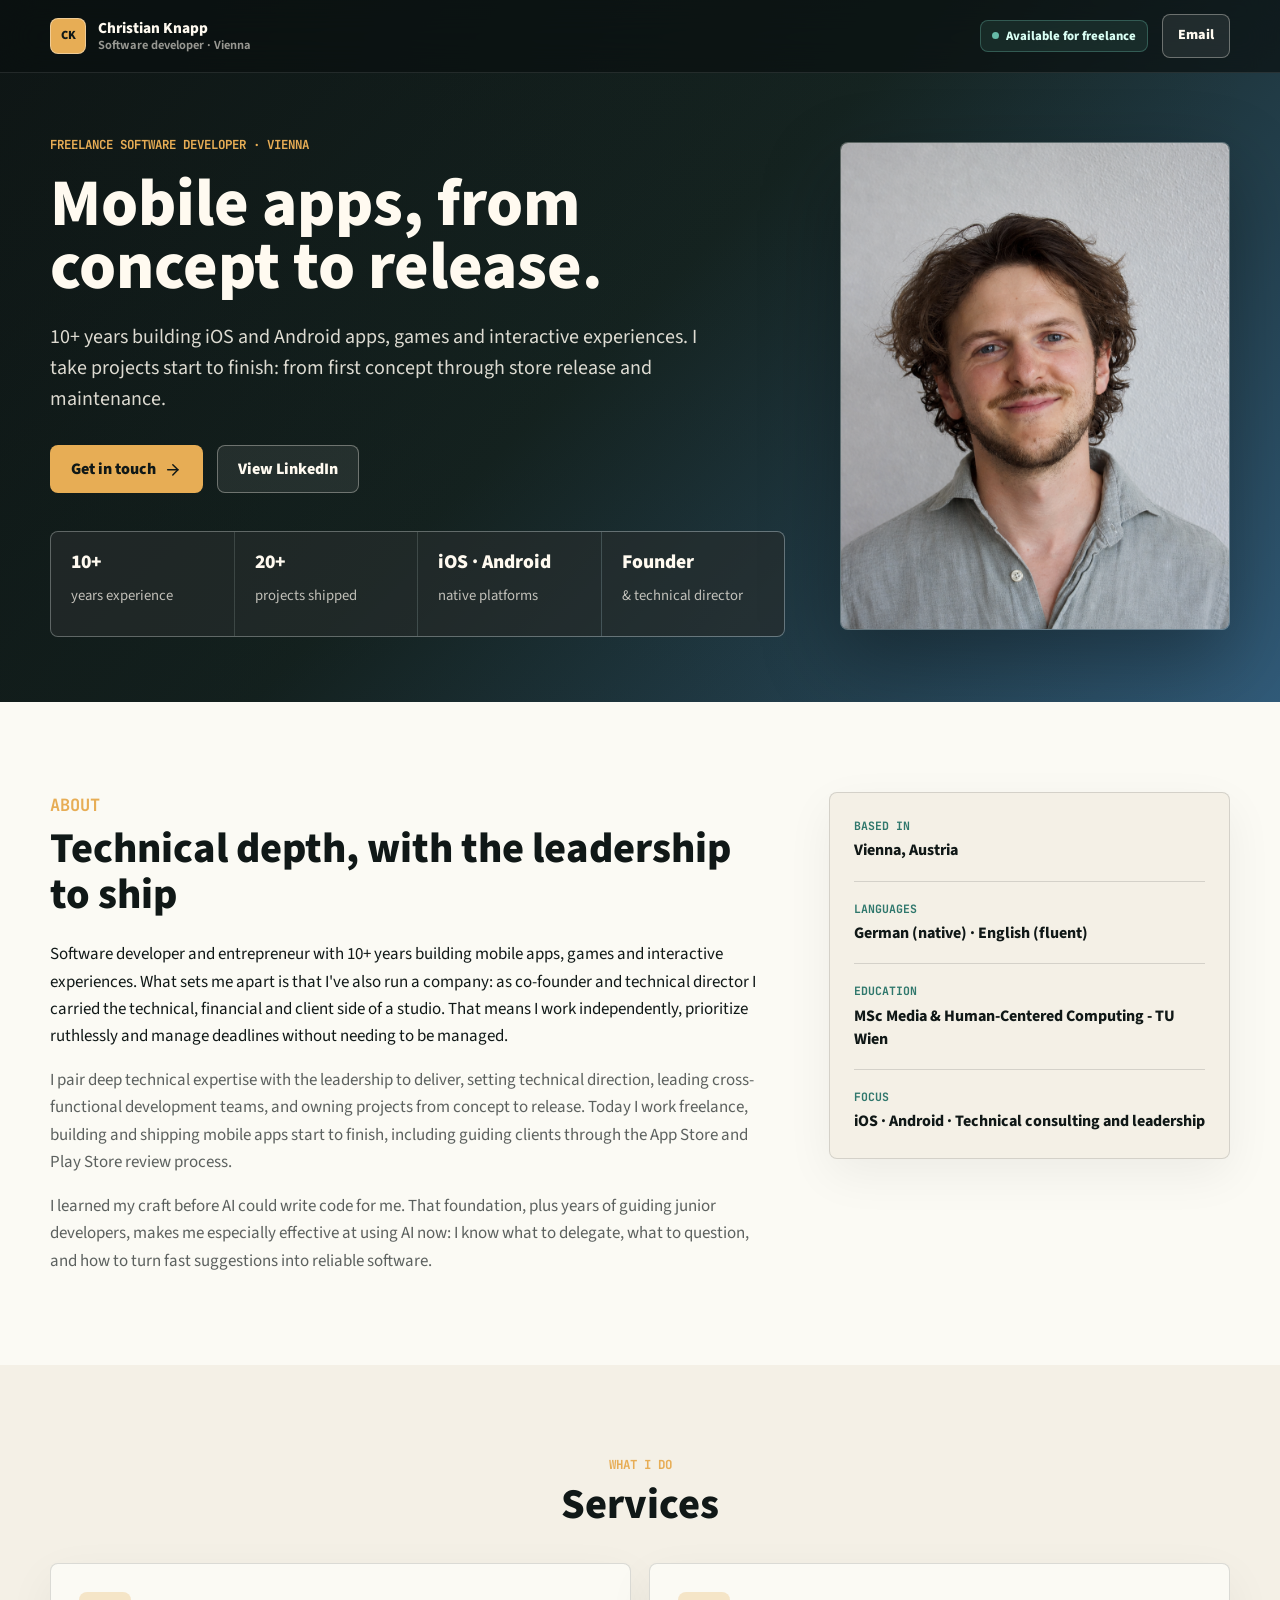
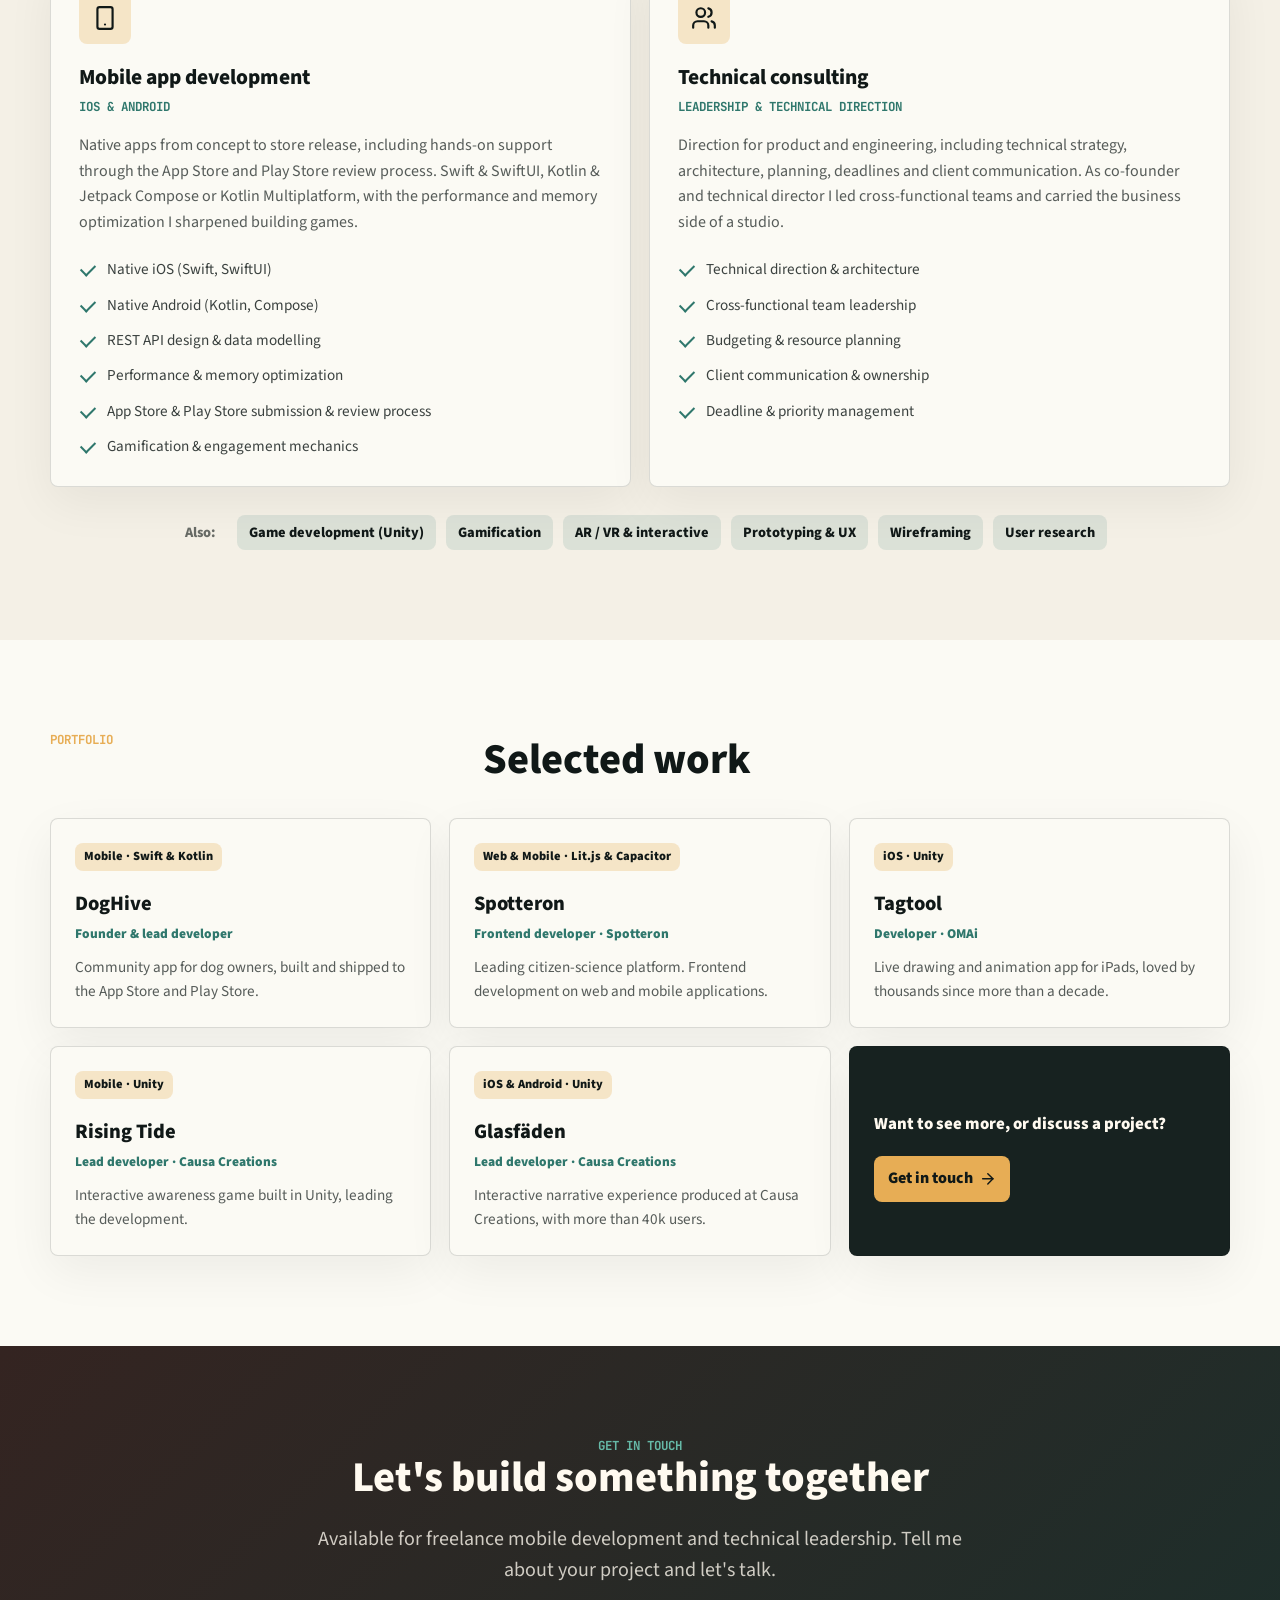
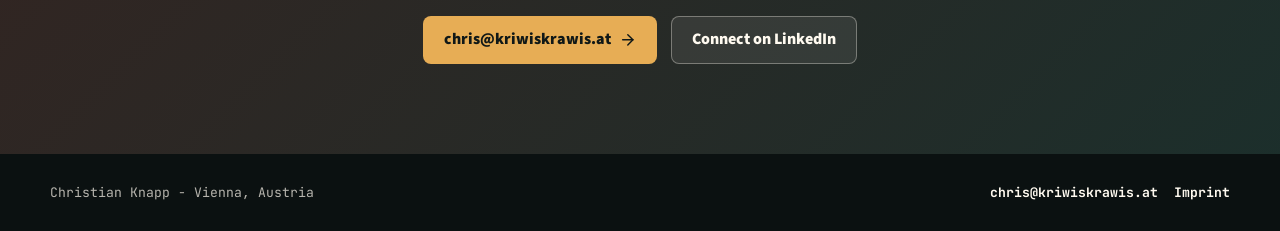
<file: index.html>
<!doctype html>
<html lang="en">
  <head>
    <meta charset="utf-8">
    <meta name="viewport" content="width=device-width, initial-scale=1">
    <title>Christian Knapp | Freelance Software Developer</title>
    <meta
      name="description"
      content="Christian Knapp is a Vienna-based freelance software developer for mobile apps, games, interactive experiences, and technical consulting."
    >
    <meta name="theme-color" content="#f4f2ee">
    <meta property="og:title" content="Christian Knapp | Freelance Software Developer">
    <meta
      property="og:description"
      content="Mobile apps from concept to release, with technical depth and leadership to ship."
    >
    <meta property="og:type" content="website">
    <meta property="og:image" content="assets/christian-knapp-2026-smoothed.png">
    <link rel="preconnect" href="https://fonts.googleapis.com">
    <link rel="preconnect" href="https://fonts.gstatic.com" crossorigin>
    <link
      href="https://fonts.googleapis.com/css2?family=JetBrains+Mono:wght@400;500&family=Source+Sans+3:wght@400;500;600;700&display=swap"
      rel="stylesheet"
    >
    <link rel="preload" as="image" href="assets/christian-knapp-2026-smoothed.png">
    <link rel="stylesheet" href="styles.css">
  </head>

  <body>
    <header class="site-header">
      <div class="header-inner">
        <a class="brand" href="#top" aria-label="Christian Knapp home">
          <span class="brand-mark" aria-hidden="true">CK</span>
          <span class="brand-copy">
            <strong>Christian Knapp</strong>
            <span>Software developer &middot; Vienna</span>
          </span>
        </a>

        <div class="header-actions">
          <span class="availability">
            <span aria-hidden="true"></span>
            Available for freelance
          </span>
          <a class="button button-small button-outline" href="mailto:chris@kriwiskrawis.at">Email</a>
        </div>
      </div>
    </header>

    <main id="top">
      <section class="hero section-wrap">
        <div class="hero-copy">
          <p class="eyebrow">Freelance software developer &middot; Vienna</p>
          <h1>Mobile apps, from concept to release.</h1>
          <p class="lead">
            10+ years building iOS and Android apps, games and interactive experiences. I take projects start to finish:
            from first concept through store release and maintenance.
          </p>

          <div class="button-row" aria-label="Primary links">
            <a class="button button-primary" href="mailto:chris@kriwiskrawis.at">
              Get in touch
              <svg aria-hidden="true" viewBox="0 0 24 24">
                <path d="M5 12h14"></path>
                <path d="m12 5 7 7-7 7"></path>
              </svg>
            </a>
            <a
              class="button button-outline"
              href="https://www.linkedin.com/in/christian-knapp-76a27920a/"
              target="_blank"
              rel="noopener"
            >
              View LinkedIn
            </a>
          </div>

          <dl class="stats" aria-label="Experience highlights">
            <div>
              <dt>10+</dt>
              <dd>years experience</dd>
            </div>
            <div>
              <dt>20+</dt>
              <dd>projects shipped</dd>
            </div>
            <div>
              <dt>iOS &middot; Android</dt>
              <dd>native platforms</dd>
            </div>
            <div>
              <dt>Founder</dt>
              <dd>&amp; technical director</dd>
            </div>
          </dl>
        </div>

        <figure class="portrait-card">
          <img src="assets/christian-knapp-2026-smoothed.png" alt="Christian Knapp" width="1023" height="1537">
        </figure>
      </section>

      <section class="panel-section">
        <div class="section-wrap about-grid">
          <div class="about-copy">
            <p class="section-label">About</p>
            <h2>Technical depth, with the leadership to ship</h2>
            <p>
              Software developer and entrepreneur with 10+ years building mobile apps, games and interactive
              experiences. What sets me apart is that I've also run a company: as co-founder and technical director I
              carried the technical, financial and client side of a studio. That means I work independently, prioritize
              ruthlessly and manage deadlines without needing to be managed.
            </p>
            <p class="muted">
              I pair deep technical expertise with the leadership to deliver, setting technical direction, leading
              cross-functional development teams, and owning projects from concept to release. Today I work freelance,
              building and shipping mobile apps start to finish, including guiding clients through the App Store and
              Play Store review process.
            </p>
            <p class="muted">
              I learned my craft before AI could write code for me. That foundation, plus years of guiding junior
              developers, makes me especially effective at using AI now: I know what to delegate, what to question, and
              how to turn fast suggestions into reliable software.
            </p>
          </div>

          <aside class="fact-list" aria-label="Profile facts">
            <div>
              <p>Based in</p>
              <strong>Vienna, Austria</strong>
            </div>
            <div>
              <p>Languages</p>
              <strong>German (native) &middot; English (fluent)</strong>
            </div>
            <div>
              <p>Education</p>
              <strong>MSc Media &amp; Human-Centered Computing - TU Wien</strong>
            </div>
            <div>
              <p>Focus</p>
              <strong>iOS &middot; Android &middot; Technical consulting and leadership</strong>
            </div>
          </aside>
        </div>
      </section>

      <section class="section-wrap services-section">
        <div class="section-heading centered">
          <p class="section-label">What I do</p>
          <h2>Services</h2>
        </div>

        <div class="service-grid">
          <article class="service-card">
            <div class="icon-box" aria-hidden="true">
              <svg viewBox="0 0 24 24">
                <rect width="14" height="20" x="5" y="2" rx="2"></rect>
                <path d="M12 18h.01"></path>
              </svg>
            </div>
            <h3>Mobile app development</h3>
            <p class="card-kicker">iOS &amp; Android</p>
            <p>
              Native apps from concept to store release, including hands-on support through the App Store and Play Store
              review process. Swift &amp; SwiftUI, Kotlin &amp; Jetpack Compose or Kotlin Multiplatform, with the
              performance and memory optimization I sharpened building games.
            </p>
            <ul class="check-list">
              <li>Native iOS (Swift, SwiftUI)</li>
              <li>Native Android (Kotlin, Compose)</li>
              <li>REST API design &amp; data modelling</li>
              <li>Performance &amp; memory optimization</li>
              <li>App Store &amp; Play Store submission &amp; review process</li>
              <li>Gamification &amp; engagement mechanics</li>
            </ul>
          </article>

          <article class="service-card">
            <div class="icon-box" aria-hidden="true">
              <svg viewBox="0 0 24 24">
                <path d="M16 21v-2a4 4 0 0 0-4-4H6a4 4 0 0 0-4 4v2"></path>
                <circle cx="9" cy="7" r="4"></circle>
                <path d="M22 21v-2a4 4 0 0 0-3-3.87"></path>
                <path d="M16 3.13a4 4 0 0 1 0 7.75"></path>
              </svg>
            </div>
            <h3>Technical consulting</h3>
            <p class="card-kicker">Leadership &amp; Technical direction</p>
            <p>
              Direction for product and engineering, including technical strategy, architecture, planning, deadlines and
              client communication. As co-founder and technical director I led cross-functional teams and carried the
              business side of a studio.
            </p>
            <ul class="check-list">
              <li>Technical direction &amp; architecture</li>
              <li>Cross-functional team leadership</li>
              <li>Budgeting &amp; resource planning</li>
              <li>Client communication &amp; ownership</li>
              <li>Deadline &amp; priority management</li>
            </ul>
          </article>
        </div>

        <div class="chips" aria-label="Additional services">
          <span>Also:</span>
          <span>Game development (Unity)</span>
          <span>Gamification</span>
          <span>AR / VR &amp; interactive</span>
          <span>Prototyping &amp; UX</span>
          <span>Wireframing</span>
          <span>User research</span>
        </div>
      </section>

      <section class="panel-section">
        <div class="section-wrap portfolio-section">
          <div class="section-heading">
            <p class="section-label">Portfolio</p>
            <h2>Selected work</h2>
          </div>

          <div class="work-grid">
            <article class="work-card">
              <span class="tag">Mobile &middot; Swift &amp; Kotlin</span>
              <h3>DogHive</h3>
              <p class="role">Founder &amp; lead developer</p>
              <p>Community app for dog owners, built and shipped to the App Store and Play Store.</p>
            </article>

            <article class="work-card">
              <span class="tag">Web &amp; Mobile &middot; Lit.js &amp; Capacitor</span>
              <h3>Spotteron</h3>
              <p class="role">Frontend developer &middot; Spotteron</p>
              <p>Leading citizen-science platform. Frontend development on web and mobile applications.</p>
            </article>

            <article class="work-card">
              <span class="tag">iOS &middot; Unity</span>
              <h3>Tagtool</h3>
              <p class="role">Developer &middot; OMAi</p>
              <p>Live drawing and animation app for iPads, loved by thousands since more than a decade.</p>
            </article>

            <article class="work-card">
              <span class="tag">Mobile &middot; Unity</span>
              <h3>Rising Tide</h3>
              <p class="role">Lead developer &middot; Causa Creations</p>
              <p>Interactive awareness game built in Unity, leading the development.</p>
            </article>

            <article class="work-card">
              <span class="tag">iOS &amp; Android &middot; Unity</span>
              <h3>Glasfäden</h3>
              <p class="role">Lead developer &middot; Causa Creations</p>
              <p>Interactive narrative experience produced at Causa Creations, with more than 40k users.</p>
            </article>

            <article class="work-card work-cta">
              <p>Want to see more, or discuss a project?</p>
              <a href="mailto:chris@kriwiskrawis.at">
                Get in touch
                <svg aria-hidden="true" viewBox="0 0 24 24">
                  <path d="M5 12h14"></path>
                  <path d="m12 5 7 7-7 7"></path>
                </svg>
              </a>
            </article>
          </div>
        </div>
      </section>

      <section class="contact-section">
        <div class="section-wrap contact-inner">
          <p class="section-label">Get in touch</p>
          <h2>Let's build something together</h2>
          <p class="lead">
            Available for freelance mobile development and technical leadership. Tell me about your project and let's
            talk.
          </p>
          <div class="button-row centered-row">
            <a class="button button-primary" href="mailto:chris@kriwiskrawis.at">
              chris@kriwiskrawis.at
              <svg aria-hidden="true" viewBox="0 0 24 24">
                <path d="M5 12h14"></path>
                <path d="m12 5 7 7-7 7"></path>
              </svg>
            </a>
            <a
              class="button button-outline"
              href="https://www.linkedin.com/in/christian-knapp-76a27920a/"
              target="_blank"
              rel="noopener"
            >
              Connect on LinkedIn
            </a>
          </div>
        </div>
      </section>
    </main>

    <footer class="site-footer">
      <span>Christian Knapp - Vienna, Austria</span>
      <span class="footer-links">
        <a href="mailto:chris@kriwiskrawis.at">chris@kriwiskrawis.at</a>
        <button class="footer-link" type="button" data-open-imprint>Imprint</button>
      </span>
    </footer>

    <dialog class="imprint-modal" aria-labelledby="imprint-title">
      <div class="imprint-panel">
        <button class="modal-close" type="button" aria-label="Close imprint" data-close-imprint>
          <svg aria-hidden="true" viewBox="0 0 24 24">
            <path d="M18 6 6 18"></path>
            <path d="m6 6 12 12"></path>
          </svg>
        </button>

        <p class="section-label">Legal notice</p>
        <h2 id="imprint-title">Imprint</h2>

        <div class="imprint-content">
          <section>
            <h3>kriwis krawis e.U.</h3>
            <p>Christian Knapp</p>
            <p>Josef-Heinzl-Gasse 4/3</p>
            <p>1130 Wien, Österreich</p>
          </section>

          <section>
            <h3>Kontakt</h3>
            <p>Email: chris@kriwiskrawis.at</p>
          </section>

          <section>
            <h3>Unternehmensdaten</h3>
            <p>Einzelunternehmen</p>
            <p>Firmenbuchnummer: FN 650922 p</p>
            <p>UID: nicht vorhanden</p>
            <p>Mitglied der Wirtschaftskammer Österreich, Sparte Information u. Consulting</p>
          </section>

          <section>
            <h3>Verantwortlich für Inhalt</h3>
            <p>Christian Knapp</p>
          </section>
        </div>
      </div>
    </dialog>

    <script>
      const imprintModal = document.querySelector(".imprint-modal");
      const openImprintButton = document.querySelector("[data-open-imprint]");
      const closeImprintButton = document.querySelector("[data-close-imprint]");

      openImprintButton.addEventListener("click", () => imprintModal.showModal());
      closeImprintButton.addEventListener("click", () => imprintModal.close());

      imprintModal.addEventListener("click", (event) => {
        if (event.target === imprintModal) {
          imprintModal.close();
        }
      });
    </script>
  </body>
</html>
</file>
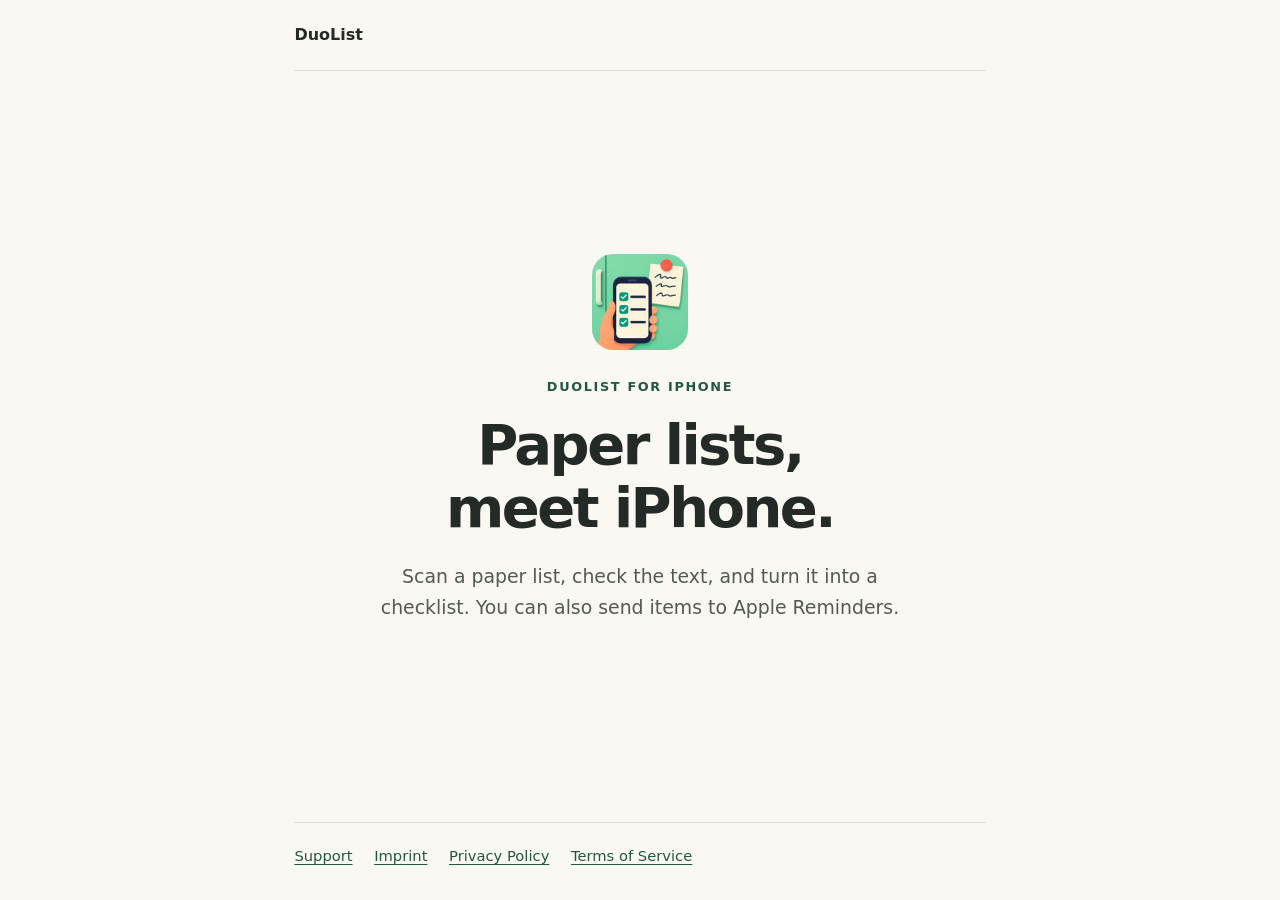
<file: duolist/index.html>
<!doctype html>
<html lang="en">
<head>
  <meta charset="utf-8">
  <meta name="viewport" content="width=device-width, initial-scale=1">
  <title>DuoList — Paper lists, meet iPhone</title>
  <meta name="description" content="Turn paper lists into checklists on your iPhone.">
  <link rel="icon" href="icon.png" type="image/png">
  <link rel="stylesheet" href="style.css">
</head>
<body>
  <header><a class="brand" href="./">DuoList</a></header>
  <main class="hero">
    <img class="icon" src="icon.png" alt="" width="96" height="96">
    <p class="eyebrow">DuoList for iPhone</p>
    <h1>Paper lists, meet iPhone.</h1>
    <p class="lede">Scan a paper list, check the text, and turn it into a checklist. You can also send items to Apple Reminders.</p>
  </main>
  <footer>
    <nav aria-label="Support and legal">
        <a href="support.html">Support</a>
        <a href="imprint.html">Imprint</a>
        <a href="privacy.html">Privacy Policy</a>
        <a href="terms.html">Terms of Service</a>
    </nav>
  </footer>
</body>
</html>
</file>
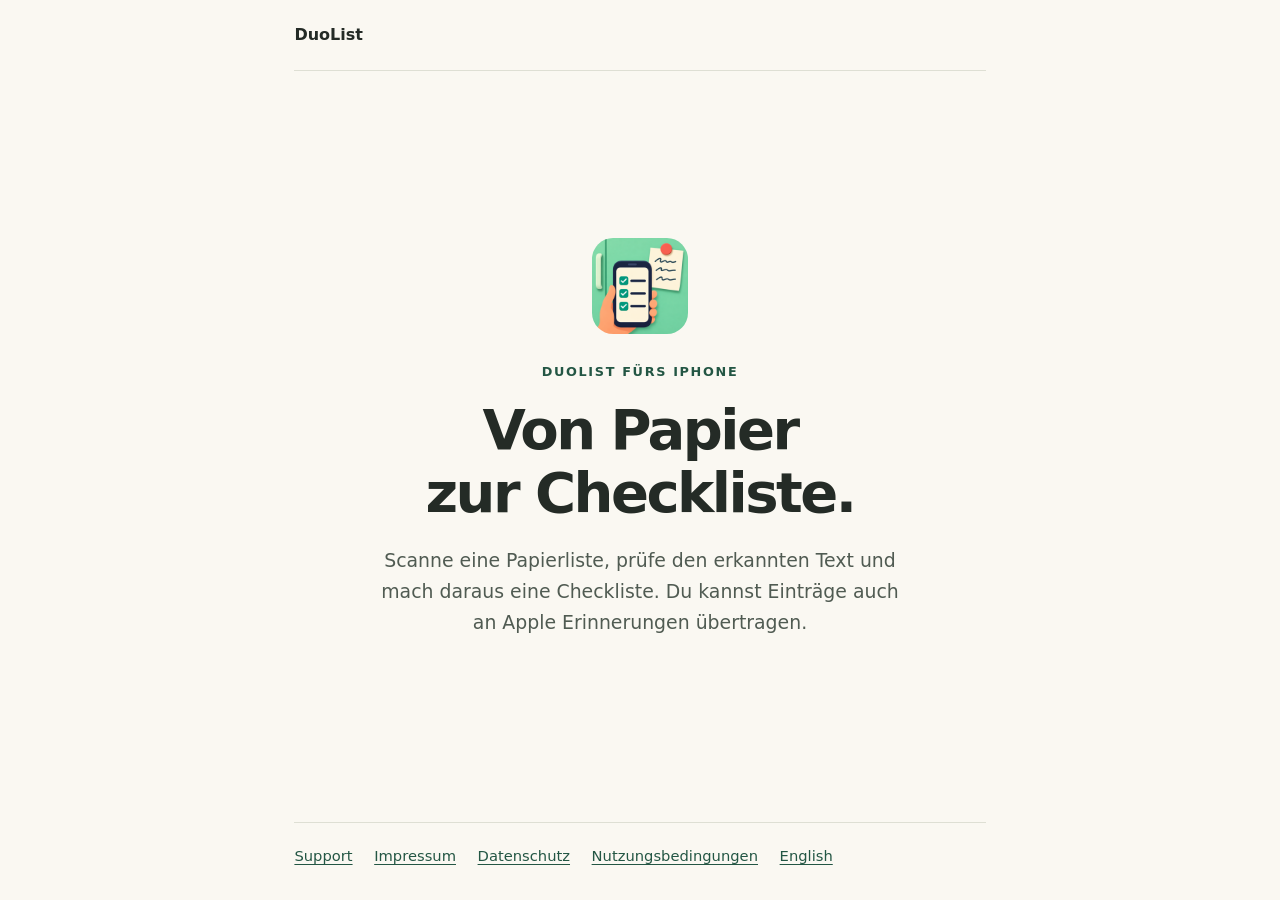
<file: duolist/de/index.html>
<!doctype html>
<html lang="de">
<head>
  <meta charset="utf-8">
  <meta name="viewport" content="width=device-width, initial-scale=1">
  <title>DuoList – Papierlisten fürs iPhone</title>
  <meta name="description" content="Mach aus Papierlisten Checklisten auf deinem iPhone.">
  <link rel="icon" href="../icon.png" type="image/png">
  <link rel="stylesheet" href="../style.css">
</head>
<body>
  <header><a class="brand" href="./">DuoList</a></header>
  <main class="hero">
    <img class="icon" src="../icon.png" alt="" width="96" height="96">
    <p class="eyebrow">DuoList fürs iPhone</p>
    <h1>Von Papier zur Checkliste.</h1>
    <p class="lede">Scanne eine Papierliste, prüfe den erkannten Text und mach daraus eine Checkliste. Du kannst Einträge auch an Apple Erinnerungen übertragen.</p>
  </main>
  <footer>
    <nav aria-label="Support und Rechtliches">
        <a href="support.html">Support</a>
        <a href="imprint.html">Impressum</a>
        <a href="privacy.html">Datenschutz</a>
        <a href="terms.html">Nutzungsbedingungen</a>
        <a href="../" lang="en" hreflang="en">English</a>
    </nav>
  </footer>
</body>
</html>
</file>
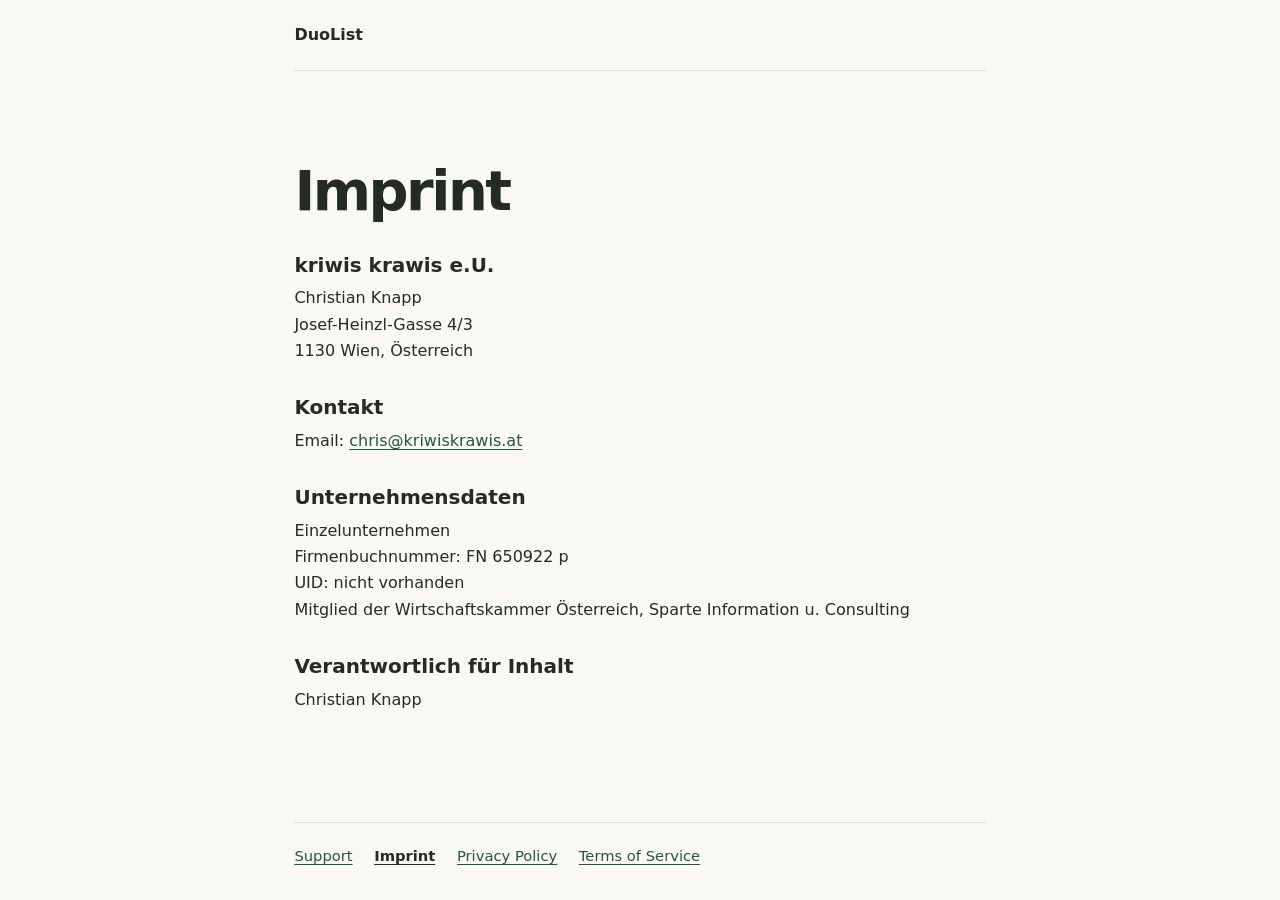
<file: duolist/imprint.html>
<!doctype html>
<html lang="en">
<head>
  <meta charset="utf-8">
  <meta name="viewport" content="width=device-width, initial-scale=1">
  <title>Imprint — DuoList</title>
  <meta name="description" content="Publisher and contact details for DuoList.">
  <link rel="icon" href="icon.png" type="image/png">
  <link rel="stylesheet" href="style.css">
</head>
<body>
  <header><a class="brand" href="./">DuoList</a></header>
  <main>
    <h1>Imprint</h1>
    <div lang="de">
      <h2>kriwis krawis e.U.</h2>
      <address>
        Christian Knapp<br>
        Josef-Heinzl-Gasse 4/3<br>
        1130 Wien, Österreich
      </address>

      <h2>Kontakt</h2>
      <p>Email: <a href="mailto:chris@kriwiskrawis.at">chris@kriwiskrawis.at</a></p>

      <h2>Unternehmensdaten</h2>
      <p>Einzelunternehmen<br>
        Firmenbuchnummer: FN 650922 p<br>
        UID: nicht vorhanden<br>
        Mitglied der Wirtschaftskammer Österreich, Sparte Information u. Consulting
      </p>

      <h2>Verantwortlich für Inhalt</h2>
      <p>Christian Knapp</p>
    </div>
  </main>
  <footer>
    <nav aria-label="Support and legal">
        <a href="support.html">Support</a>
        <a href="imprint.html" aria-current="page">Imprint</a>
        <a href="privacy.html">Privacy Policy</a>
        <a href="terms.html">Terms of Service</a>
    </nav>
  </footer>
</body>
</html>
</file>
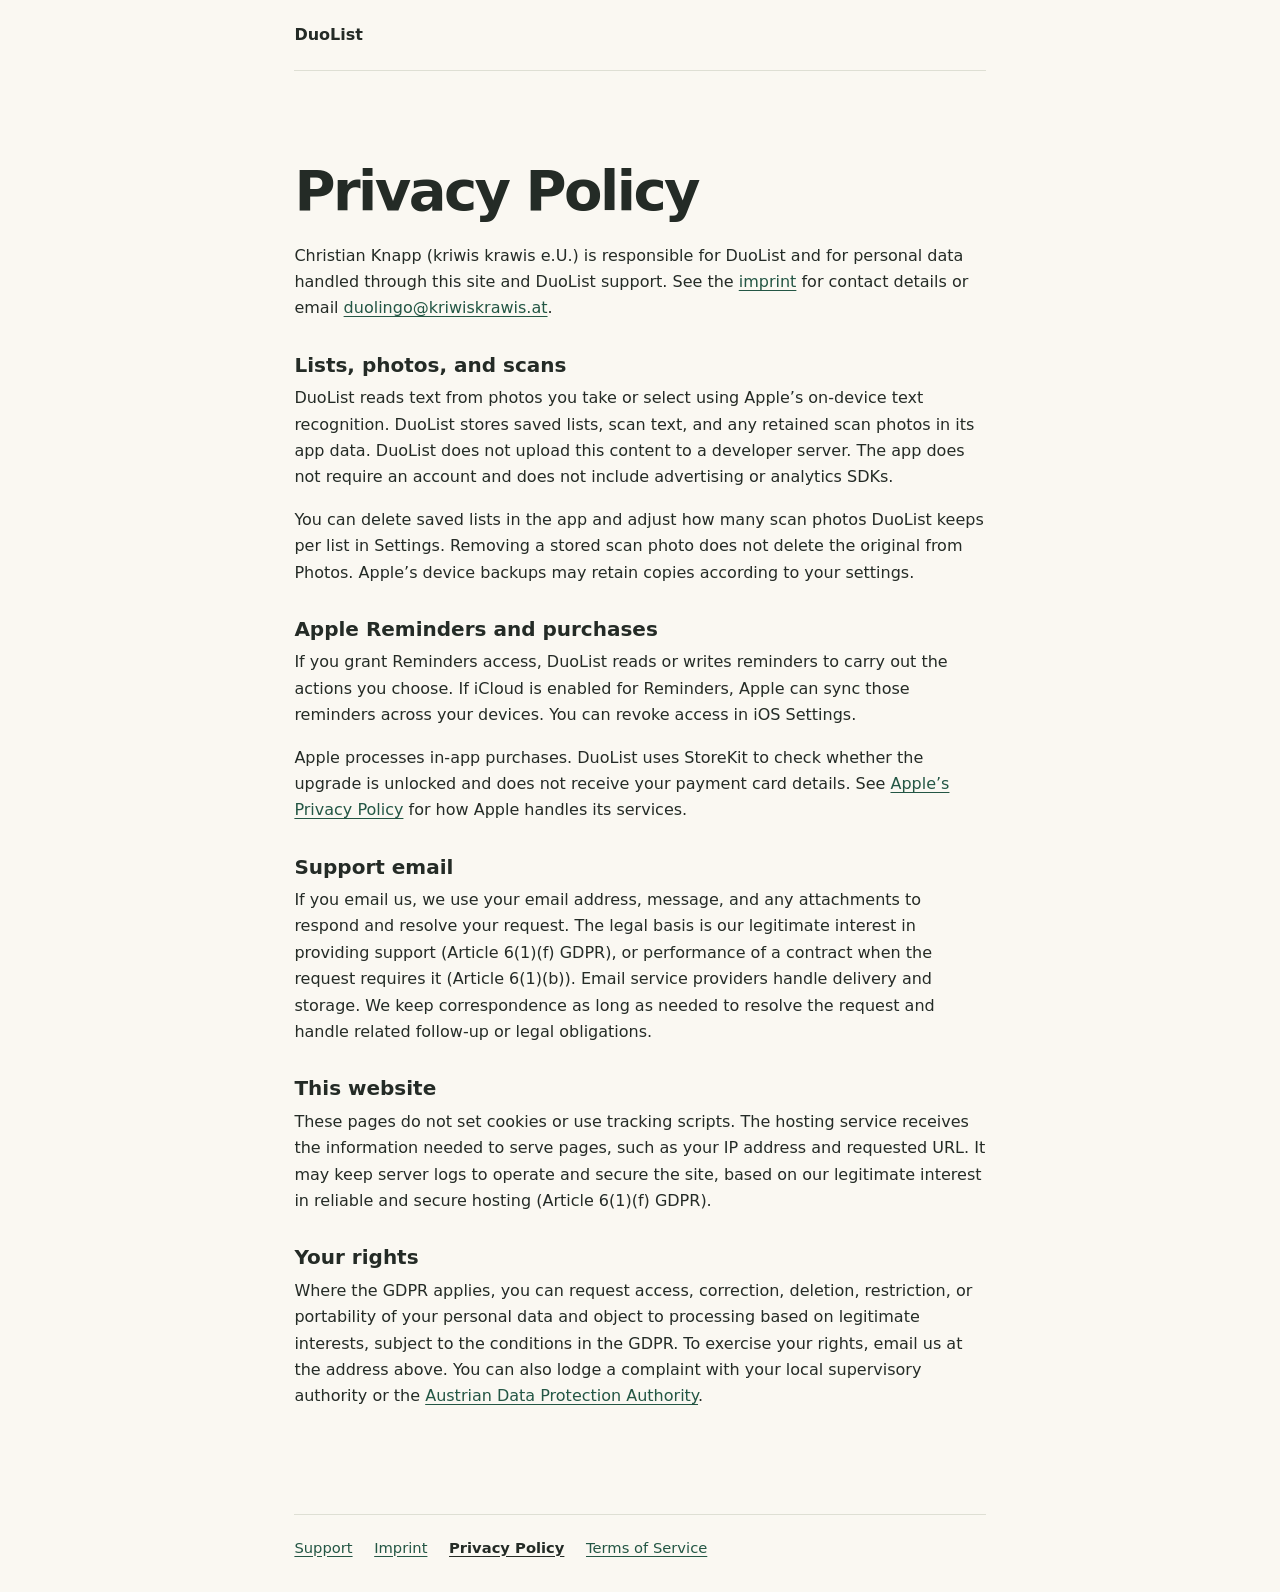
<file: duolist/privacy.html>
<!doctype html>
<html lang="en">
<head>
  <meta charset="utf-8">
  <meta name="viewport" content="width=device-width, initial-scale=1">
  <title>Privacy Policy — DuoList</title>
  <meta name="description" content="How DuoList handles app data and support emails.">
  <link rel="icon" href="icon.png" type="image/png">
  <link rel="stylesheet" href="style.css">
</head>
<body>
  <header><a class="brand" href="./">DuoList</a></header>
  <main>
    <h1>Privacy Policy</h1>
    <p>Christian Knapp (kriwis krawis e.U.) is responsible for DuoList and for personal data handled through this site and DuoList support. See the <a href="imprint.html">imprint</a> for contact details or email <a href="mailto:duolingo@kriwiskrawis.at">duolingo@kriwiskrawis.at</a>.</p>

    <h2>Lists, photos, and scans</h2>
    <p>DuoList reads text from photos you take or select using Apple’s on-device text recognition. DuoList stores saved lists, scan text, and any retained scan photos in its app data. DuoList does not upload this content to a developer server. The app does not require an account and does not include advertising or analytics SDKs.</p>
    <p>You can delete saved lists in the app and adjust how many scan photos DuoList keeps per list in Settings. Removing a stored scan photo does not delete the original from Photos. Apple’s device backups may retain copies according to your settings.</p>

    <h2>Apple Reminders and purchases</h2>
    <p>If you grant Reminders access, DuoList reads or writes reminders to carry out the actions you choose. If iCloud is enabled for Reminders, Apple can sync those reminders across your devices. You can revoke access in iOS Settings.</p>
    <p>Apple processes in-app purchases. DuoList uses StoreKit to check whether the upgrade is unlocked and does not receive your payment card details. See <a href="https://www.apple.com/legal/privacy/">Apple’s Privacy Policy</a> for how Apple handles its services.</p>

    <h2>Support email</h2>
    <p>If you email us, we use your email address, message, and any attachments to respond and resolve your request. The legal basis is our legitimate interest in providing support (Article 6(1)(f) GDPR), or performance of a contract when the request requires it (Article 6(1)(b)). Email service providers handle delivery and storage. We keep correspondence as long as needed to resolve the request and handle related follow-up or legal obligations.</p>

    <h2>This website</h2>
    <p>These pages do not set cookies or use tracking scripts. The hosting service receives the information needed to serve pages, such as your IP address and requested URL. It may keep server logs to operate and secure the site, based on our legitimate interest in reliable and secure hosting (Article 6(1)(f) GDPR).</p>

    <h2>Your rights</h2>
    <p>Where the GDPR applies, you can request access, correction, deletion, restriction, or portability of your personal data and object to processing based on legitimate interests, subject to the conditions in the GDPR. To exercise your rights, email us at the address above. You can also lodge a complaint with your local supervisory authority or the <a href="https://dsb.gv.at/">Austrian Data Protection Authority</a>.</p>
  </main>
  <footer>
    <nav aria-label="Support and legal">
        <a href="support.html">Support</a>
        <a href="imprint.html">Imprint</a>
        <a href="privacy.html" aria-current="page">Privacy Policy</a>
        <a href="terms.html">Terms of Service</a>
    </nav>
  </footer>
</body>
</html>
</file>
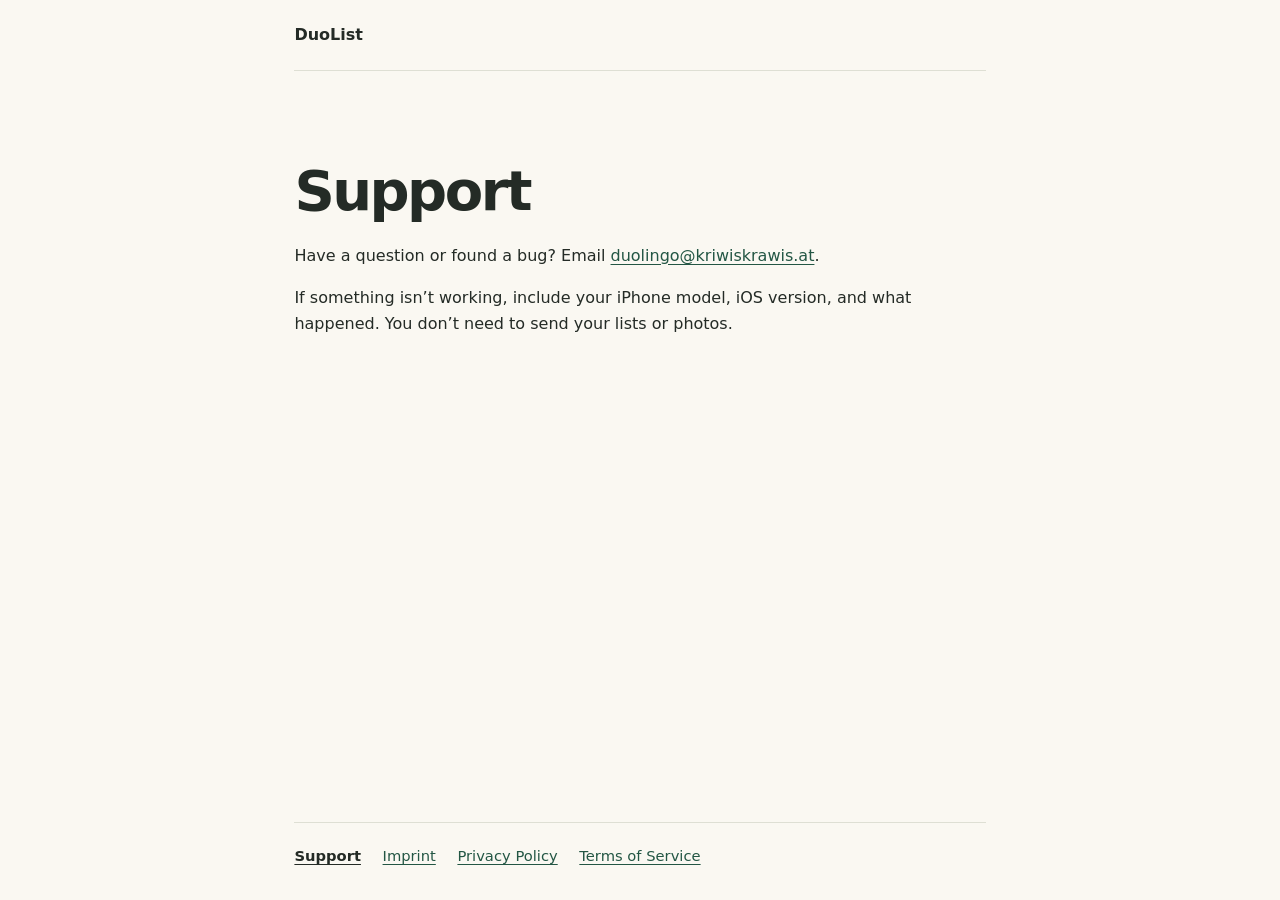
<file: duolist/support.html>
<!doctype html>
<html lang="en">
<head>
  <meta charset="utf-8">
  <meta name="viewport" content="width=device-width, initial-scale=1">
  <title>Support — DuoList</title>
  <meta name="description" content="Get help with DuoList.">
  <link rel="icon" href="icon.png" type="image/png">
  <link rel="stylesheet" href="style.css">
</head>
<body>
  <header><a class="brand" href="./">DuoList</a></header>
  <main>
    <h1>Support</h1>
    <p>Have a question or found a bug? Email <a href="mailto:duolingo@kriwiskrawis.at">duolingo@kriwiskrawis.at</a>.</p>
    <p>If something isn’t working, include your iPhone model, iOS version, and what happened. You don’t need to send your lists or photos.</p>
  </main>
  <footer>
    <nav aria-label="Support and legal">
        <a href="support.html" aria-current="page">Support</a>
        <a href="imprint.html">Imprint</a>
        <a href="privacy.html">Privacy Policy</a>
        <a href="terms.html">Terms of Service</a>
    </nav>
  </footer>
</body>
</html>
</file>
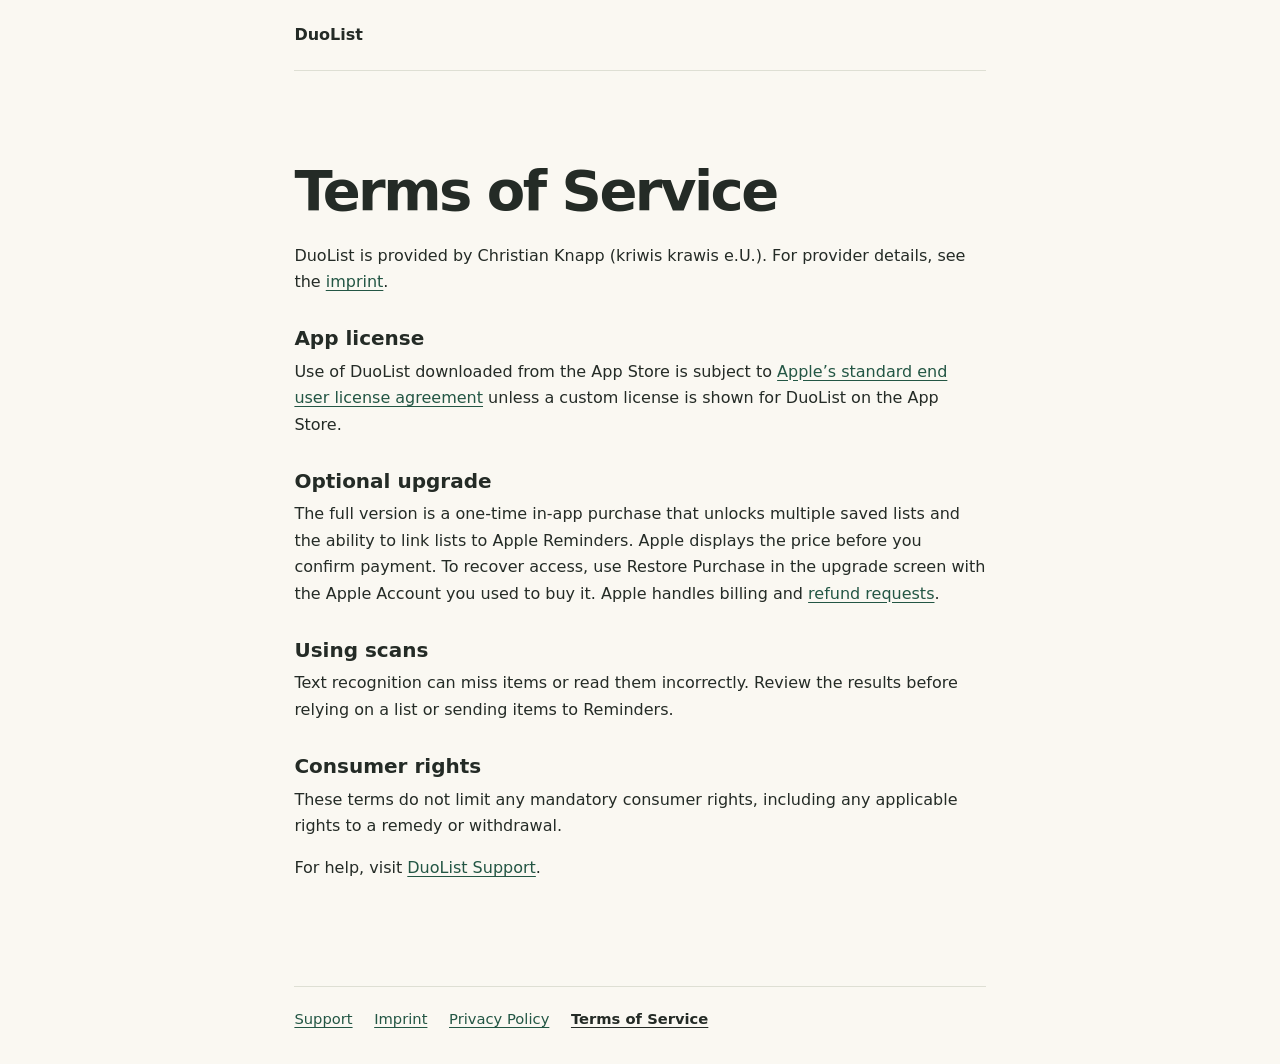
<file: duolist/terms.html>
<!doctype html>
<html lang="en">
<head>
  <meta charset="utf-8">
  <meta name="viewport" content="width=device-width, initial-scale=1">
  <title>Terms of Service — DuoList</title>
  <meta name="description" content="Terms for using DuoList and purchasing the optional upgrade.">
  <link rel="icon" href="icon.png" type="image/png">
  <link rel="stylesheet" href="style.css">
</head>
<body>
  <header><a class="brand" href="./">DuoList</a></header>
  <main>
    <h1>Terms of Service</h1>
    <p>DuoList is provided by Christian Knapp (kriwis krawis e.U.). For provider details, see the <a href="imprint.html">imprint</a>.</p>

    <h2>App license</h2>
    <p>Use of DuoList downloaded from the App Store is subject to <a href="https://www.apple.com/legal/internet-services/itunes/dev/stdeula/">Apple’s standard end user license agreement</a> unless a custom license is shown for DuoList on the App Store.</p>

    <h2>Optional upgrade</h2>
    <p>The full version is a one-time in-app purchase that unlocks multiple saved lists and the ability to link lists to Apple Reminders. Apple displays the price before you confirm payment. To recover access, use Restore Purchase in the upgrade screen with the Apple Account you used to buy it. Apple handles billing and <a href="https://support.apple.com/en-us/118223">refund requests</a>.</p>

    <h2>Using scans</h2>
    <p>Text recognition can miss items or read them incorrectly. Review the results before relying on a list or sending items to Reminders.</p>

    <h2>Consumer rights</h2>
    <p>These terms do not limit any mandatory consumer rights, including any applicable rights to a remedy or withdrawal.</p>
    <p>For help, visit <a href="support.html">DuoList Support</a>.</p>
  </main>
  <footer>
    <nav aria-label="Support and legal">
        <a href="support.html">Support</a>
        <a href="imprint.html">Imprint</a>
        <a href="privacy.html">Privacy Policy</a>
        <a href="terms.html" aria-current="page">Terms of Service</a>
    </nav>
  </footer>
</body>
</html>
</file>
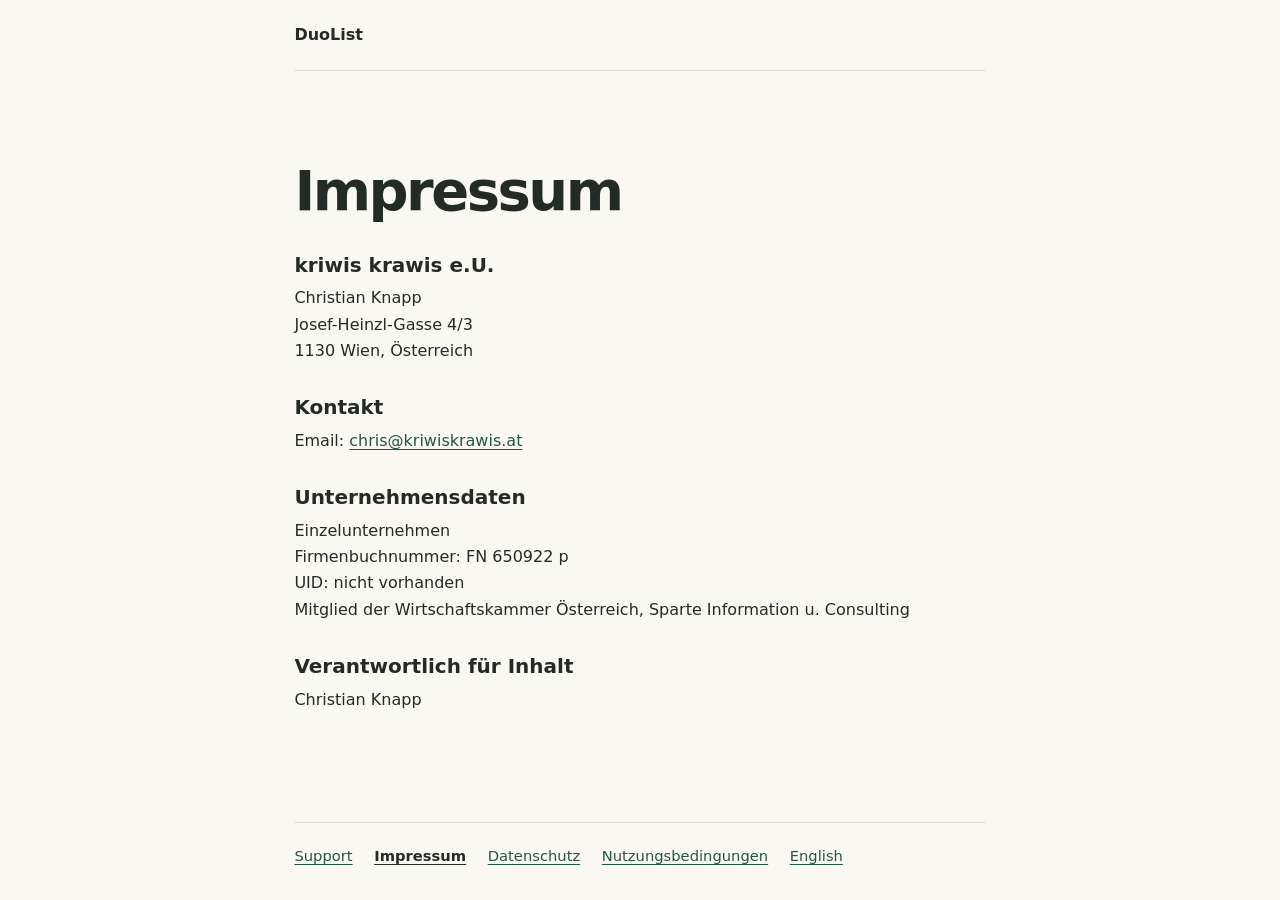
<file: duolist/de/imprint.html>
<!doctype html>
<html lang="de">
<head>
  <meta charset="utf-8">
  <meta name="viewport" content="width=device-width, initial-scale=1">
  <title>Impressum – DuoList</title>
  <meta name="description" content="Anbieter und Kontaktdaten von DuoList.">
  <link rel="icon" href="../icon.png" type="image/png">
  <link rel="stylesheet" href="../style.css">
</head>
<body>
  <header><a class="brand" href="./">DuoList</a></header>
  <main>
    <h1>Impressum</h1>
    <h2>kriwis krawis e.U.</h2>
    <address>
      Christian Knapp<br>
      Josef-Heinzl-Gasse 4/3<br>
      1130 Wien, Österreich
    </address>

    <h2>Kontakt</h2>
    <p>Email: <a href="mailto:chris@kriwiskrawis.at">chris@kriwiskrawis.at</a></p>

    <h2>Unternehmensdaten</h2>
    <p>Einzelunternehmen<br>
      Firmenbuchnummer: FN 650922 p<br>
      UID: nicht vorhanden<br>
      Mitglied der Wirtschaftskammer Österreich, Sparte Information u. Consulting
    </p>

    <h2>Verantwortlich für Inhalt</h2>
    <p>Christian Knapp</p>
  </main>
  <footer>
    <nav aria-label="Support und Rechtliches">
        <a href="support.html">Support</a>
        <a href="imprint.html" aria-current="page">Impressum</a>
        <a href="privacy.html">Datenschutz</a>
        <a href="terms.html">Nutzungsbedingungen</a>
        <a href="../imprint.html" lang="en" hreflang="en">English</a>
    </nav>
  </footer>
</body>
</html>
</file>
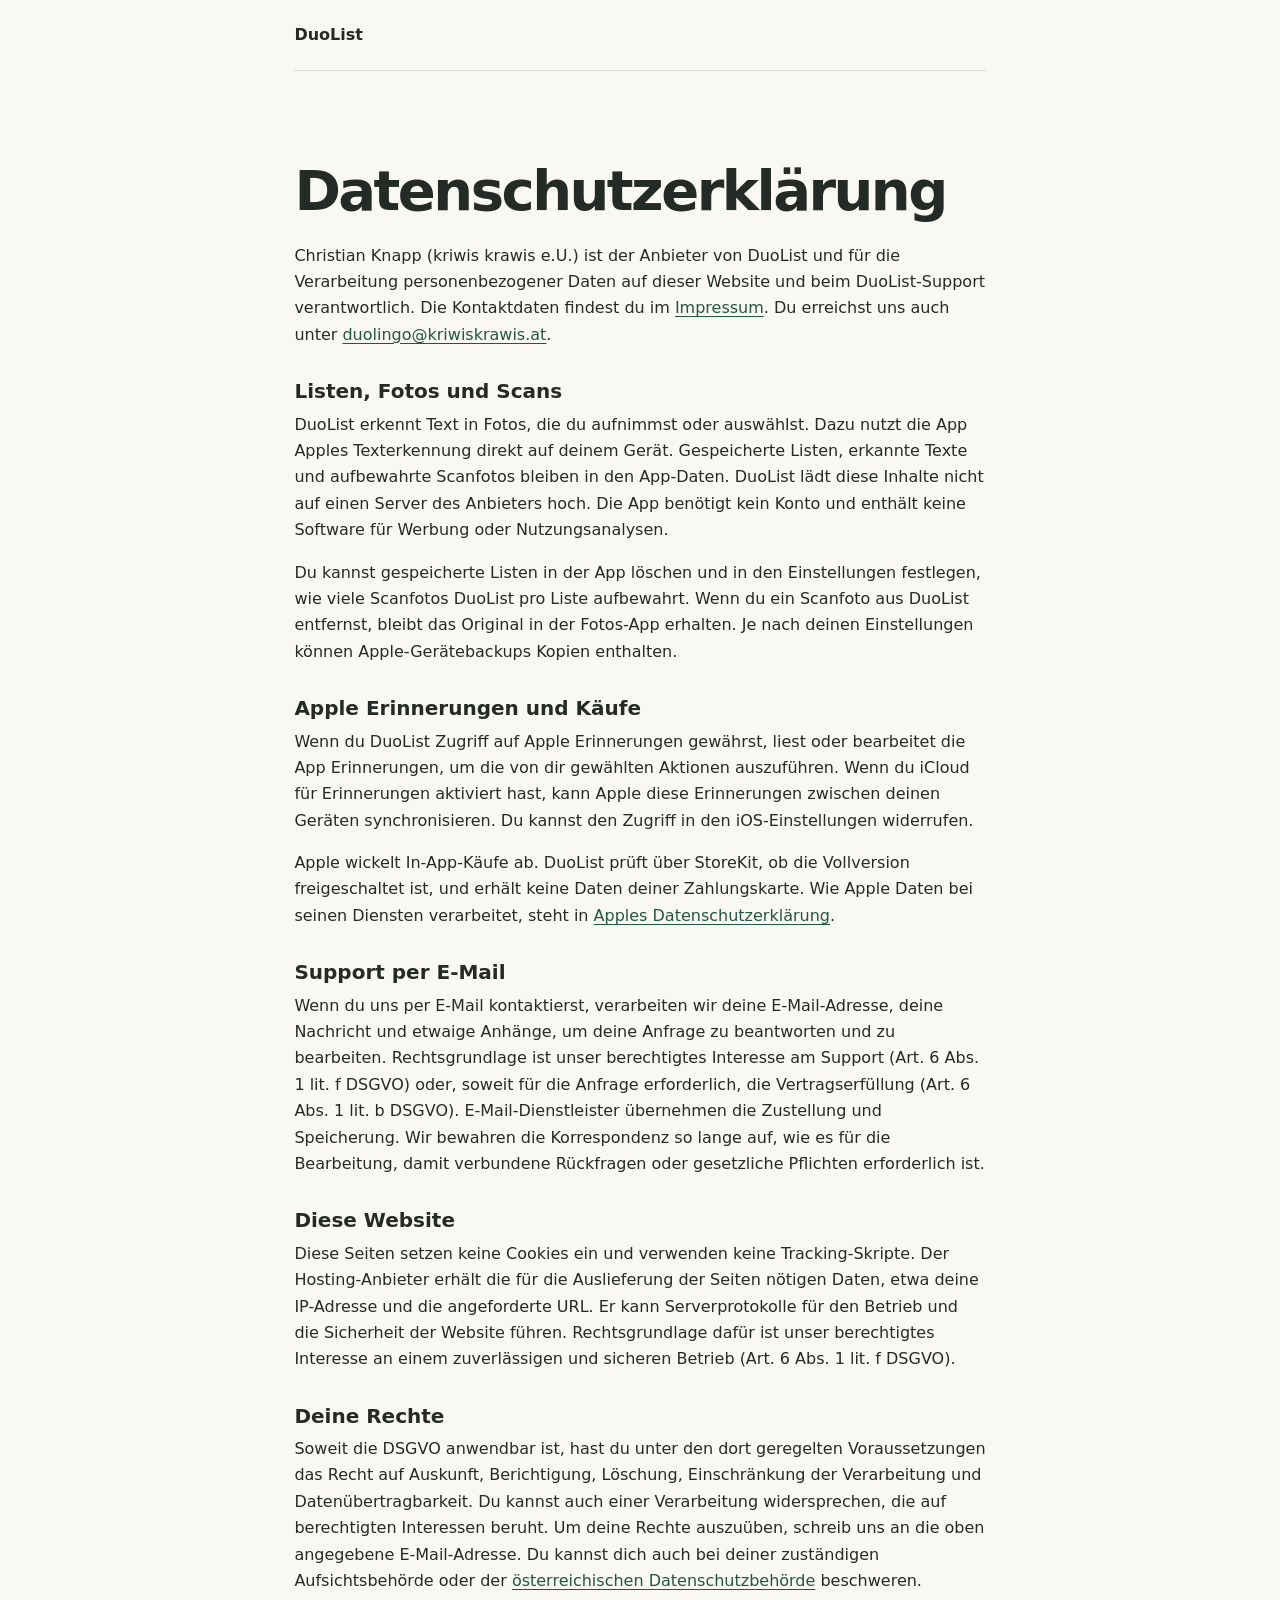
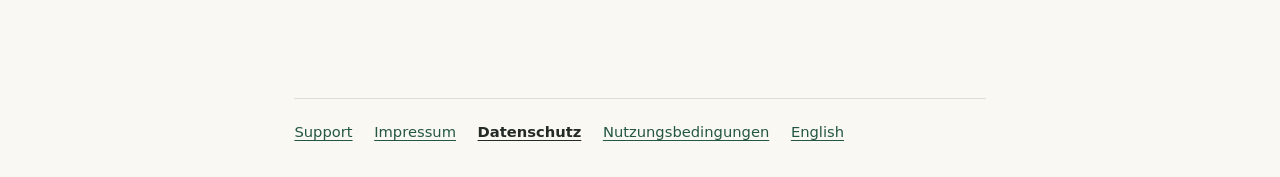
<file: duolist/de/privacy.html>
<!doctype html>
<html lang="de">
<head>
  <meta charset="utf-8">
  <meta name="viewport" content="width=device-width, initial-scale=1">
  <title>Datenschutzerklärung – DuoList</title>
  <meta name="description" content="Wie DuoList mit App-Daten und Support-E-Mails umgeht.">
  <link rel="icon" href="../icon.png" type="image/png">
  <link rel="stylesheet" href="../style.css">
</head>
<body>
  <header><a class="brand" href="./">DuoList</a></header>
  <main>
    <h1>Datenschutzerklärung</h1>
    <p>Christian Knapp (kriwis krawis e.U.) ist der Anbieter von DuoList und für die Verarbeitung personenbezogener Daten auf dieser Website und beim DuoList-Support verantwortlich. Die Kontaktdaten findest du im <a href="imprint.html">Impressum</a>. Du erreichst uns auch unter <a href="mailto:duolingo@kriwiskrawis.at">duolingo@kriwiskrawis.at</a>.</p>

    <h2>Listen, Fotos und Scans</h2>
    <p>DuoList erkennt Text in Fotos, die du aufnimmst oder auswählst. Dazu nutzt die App Apples Texterkennung direkt auf deinem Gerät. Gespeicherte Listen, erkannte Texte und aufbewahrte Scanfotos bleiben in den App-Daten. DuoList lädt diese Inhalte nicht auf einen Server des Anbieters hoch. Die App benötigt kein Konto und enthält keine Software für Werbung oder Nutzungsanalysen.</p>
    <p>Du kannst gespeicherte Listen in der App löschen und in den Einstellungen festlegen, wie viele Scanfotos DuoList pro Liste aufbewahrt. Wenn du ein Scanfoto aus DuoList entfernst, bleibt das Original in der Fotos-App erhalten. Je nach deinen Einstellungen können Apple-Gerätebackups Kopien enthalten.</p>

    <h2>Apple Erinnerungen und Käufe</h2>
    <p>Wenn du DuoList Zugriff auf Apple Erinnerungen gewährst, liest oder bearbeitet die App Erinnerungen, um die von dir gewählten Aktionen auszuführen. Wenn du iCloud für Erinnerungen aktiviert hast, kann Apple diese Erinnerungen zwischen deinen Geräten synchronisieren. Du kannst den Zugriff in den iOS-Einstellungen widerrufen.</p>
    <p>Apple wickelt In-App-Käufe ab. DuoList prüft über StoreKit, ob die Vollversion freigeschaltet ist, und erhält keine Daten deiner Zahlungskarte. Wie Apple Daten bei seinen Diensten verarbeitet, steht in <a href="https://www.apple.com/legal/privacy/">Apples Datenschutzerklärung</a>.</p>

    <h2>Support per E-Mail</h2>
    <p>Wenn du uns per E-Mail kontaktierst, verarbeiten wir deine E-Mail-Adresse, deine Nachricht und etwaige Anhänge, um deine Anfrage zu beantworten und zu bearbeiten. Rechtsgrundlage ist unser berechtigtes Interesse am Support (Art. 6 Abs. 1 lit. f DSGVO) oder, soweit für die Anfrage erforderlich, die Vertragserfüllung (Art. 6 Abs. 1 lit. b DSGVO). E-Mail-Dienstleister übernehmen die Zustellung und Speicherung. Wir bewahren die Korrespondenz so lange auf, wie es für die Bearbeitung, damit verbundene Rückfragen oder gesetzliche Pflichten erforderlich ist.</p>

    <h2>Diese Website</h2>
    <p>Diese Seiten setzen keine Cookies ein und verwenden keine Tracking-Skripte. Der Hosting-Anbieter erhält die für die Auslieferung der Seiten nötigen Daten, etwa deine IP-Adresse und die angeforderte URL. Er kann Serverprotokolle für den Betrieb und die Sicherheit der Website führen. Rechtsgrundlage dafür ist unser berechtigtes Interesse an einem zuverlässigen und sicheren Betrieb (Art. 6 Abs. 1 lit. f DSGVO).</p>

    <h2>Deine Rechte</h2>
    <p>Soweit die DSGVO anwendbar ist, hast du unter den dort geregelten Voraussetzungen das Recht auf Auskunft, Berichtigung, Löschung, Einschränkung der Verarbeitung und Datenübertragbarkeit. Du kannst auch einer Verarbeitung widersprechen, die auf berechtigten Interessen beruht. Um deine Rechte auszuüben, schreib uns an die oben angegebene E-Mail-Adresse. Du kannst dich auch bei deiner zuständigen Aufsichtsbehörde oder der <a href="https://dsb.gv.at/">österreichischen Datenschutzbehörde</a> beschweren.</p>
  </main>
  <footer>
    <nav aria-label="Support und Rechtliches">
        <a href="support.html">Support</a>
        <a href="imprint.html">Impressum</a>
        <a href="privacy.html" aria-current="page">Datenschutz</a>
        <a href="terms.html">Nutzungsbedingungen</a>
        <a href="../privacy.html" lang="en" hreflang="en">English</a>
    </nav>
  </footer>
</body>
</html>
</file>
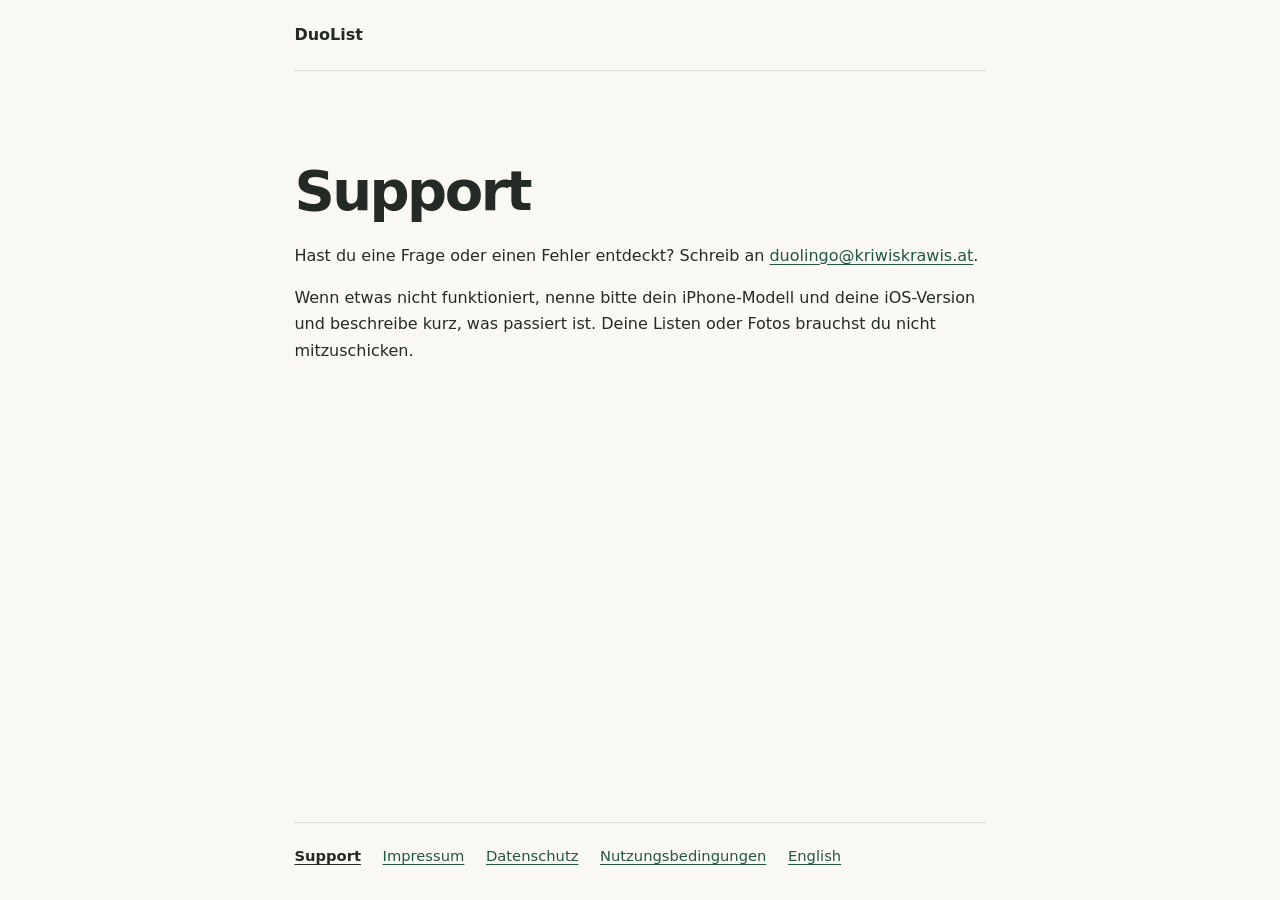
<file: duolist/de/support.html>
<!doctype html>
<html lang="de">
<head>
  <meta charset="utf-8">
  <meta name="viewport" content="width=device-width, initial-scale=1">
  <title>Support – DuoList</title>
  <meta name="description" content="Hilfe zu DuoList.">
  <link rel="icon" href="../icon.png" type="image/png">
  <link rel="stylesheet" href="../style.css">
</head>
<body>
  <header><a class="brand" href="./">DuoList</a></header>
  <main>
    <h1>Support</h1>
    <p>Hast du eine Frage oder einen Fehler entdeckt? Schreib an <a href="mailto:duolingo@kriwiskrawis.at">duolingo@kriwiskrawis.at</a>.</p>
    <p>Wenn etwas nicht funktioniert, nenne bitte dein iPhone-Modell und deine iOS-Version und beschreibe kurz, was passiert ist. Deine Listen oder Fotos brauchst du nicht mitzuschicken.</p>
  </main>
  <footer>
    <nav aria-label="Support und Rechtliches">
        <a href="support.html" aria-current="page">Support</a>
        <a href="imprint.html">Impressum</a>
        <a href="privacy.html">Datenschutz</a>
        <a href="terms.html">Nutzungsbedingungen</a>
        <a href="../support.html" lang="en" hreflang="en">English</a>
    </nav>
  </footer>
</body>
</html>
</file>
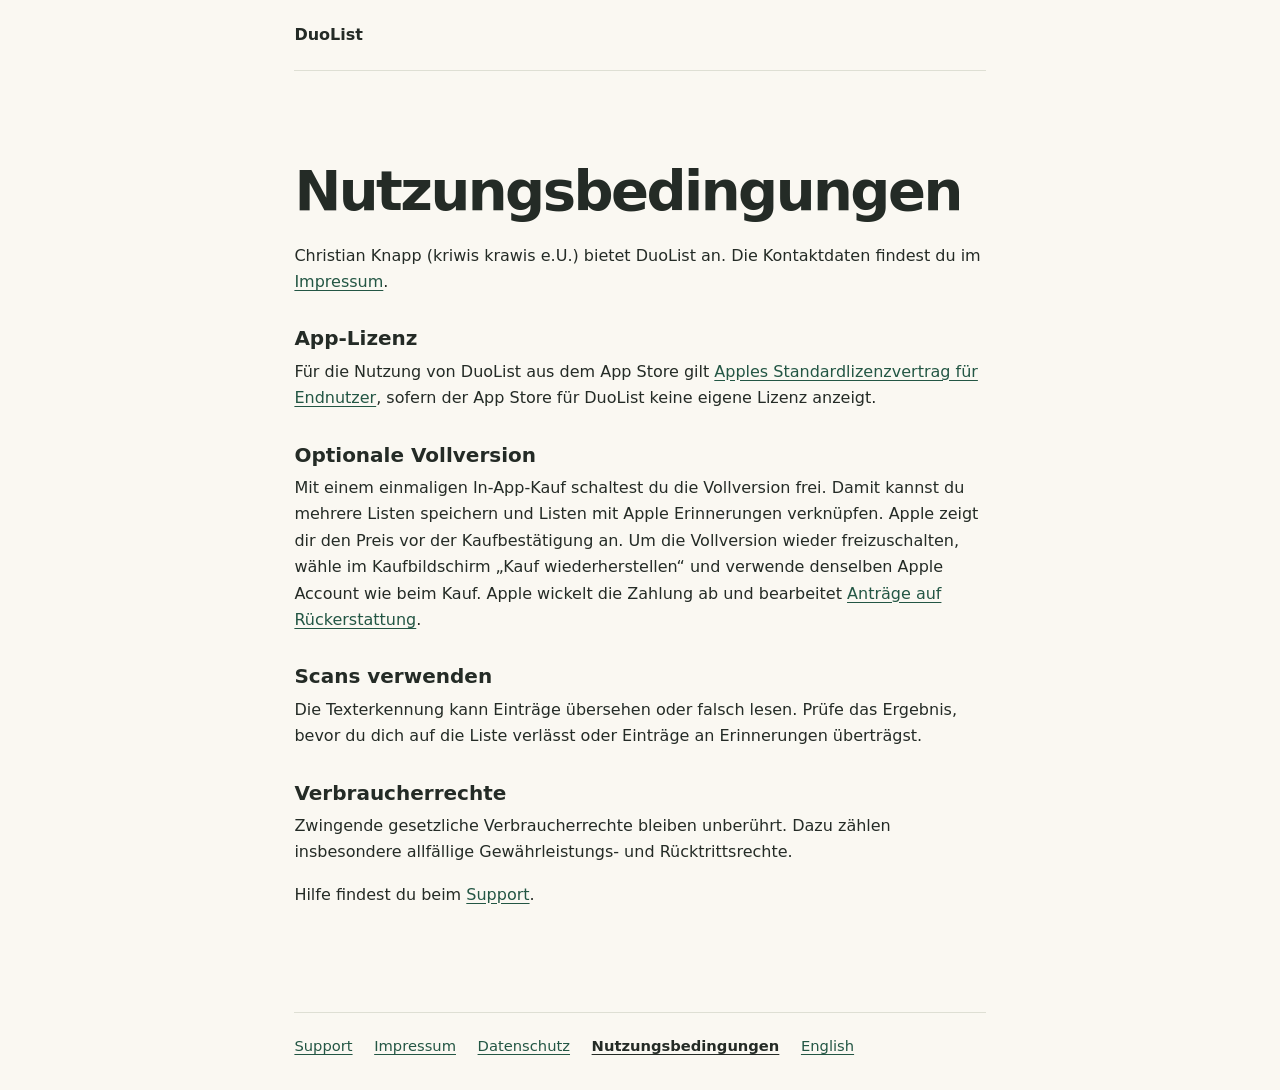
<file: duolist/de/terms.html>
<!doctype html>
<html lang="de">
<head>
  <meta charset="utf-8">
  <meta name="viewport" content="width=device-width, initial-scale=1">
  <title>Nutzungsbedingungen – DuoList</title>
  <meta name="description" content="Bedingungen für die Nutzung von DuoList und den optionalen Kauf der Vollversion.">
  <link rel="icon" href="../icon.png" type="image/png">
  <link rel="stylesheet" href="../style.css">
</head>
<body>
  <header><a class="brand" href="./">DuoList</a></header>
  <main>
    <h1>Nutzungsbedingungen</h1>
    <p>Christian Knapp (kriwis krawis e.U.) bietet DuoList an. Die Kontaktdaten findest du im <a href="imprint.html">Impressum</a>.</p>

    <h2>App-Lizenz</h2>
    <p>Für die Nutzung von DuoList aus dem App Store gilt <a href="https://www.apple.com/legal/internet-services/itunes/dev/stdeula/">Apples Standardlizenzvertrag für Endnutzer</a>, sofern der App Store für DuoList keine eigene Lizenz anzeigt.</p>

    <h2>Optionale Vollversion</h2>
    <p>Mit einem einmaligen In-App-Kauf schaltest du die Vollversion frei. Damit kannst du mehrere Listen speichern und Listen mit Apple Erinnerungen verknüpfen. Apple zeigt dir den Preis vor der Kaufbestätigung an. Um die Vollversion wieder freizuschalten, wähle im Kaufbildschirm „Kauf wiederherstellen“ und verwende denselben Apple Account wie beim Kauf. Apple wickelt die Zahlung ab und bearbeitet <a href="https://support.apple.com/de-at/118223">Anträge auf Rückerstattung</a>.</p>

    <h2>Scans verwenden</h2>
    <p>Die Texterkennung kann Einträge übersehen oder falsch lesen. Prüfe das Ergebnis, bevor du dich auf die Liste verlässt oder Einträge an Erinnerungen überträgst.</p>

    <h2>Verbraucherrechte</h2>
    <p>Zwingende gesetzliche Verbraucherrechte bleiben unberührt. Dazu zählen insbesondere allfällige Gewährleistungs- und Rücktrittsrechte.</p>
    <p>Hilfe findest du beim <a href="support.html">Support</a>.</p>
  </main>
  <footer>
    <nav aria-label="Support und Rechtliches">
        <a href="support.html">Support</a>
        <a href="imprint.html">Impressum</a>
        <a href="privacy.html">Datenschutz</a>
        <a href="terms.html" aria-current="page">Nutzungsbedingungen</a>
        <a href="../terms.html" lang="en" hreflang="en">English</a>
    </nav>
  </footer>
</body>
</html>
</file>
<file: styles.css>
:root {
  color-scheme: light;
  --ink: #101817;
  --ink-soft: #263331;
  --paper: #f4f0e6;
  --paper-soft: #fbfaf4;
  --line: rgba(16, 24, 23, 0.14);
  --line-light: rgba(255, 255, 255, 0.18);
  --teal: #2f776c;
  --mint: #66b9a7;
  --coral: #e65f52;
  --gold: #e7ad55;
  --steel: #315b79;
  --dark: #101817;
  --dark-soft: #172220;
  --shadow: 0 24px 70px rgba(16, 24, 23, 0.18);
  --font-body: "Source Sans 3", Inter, ui-sans-serif, system-ui, -apple-system, BlinkMacSystemFont, "Segoe UI", sans-serif;
  --font-mono: "JetBrains Mono", "SFMono-Regular", Menlo, Consolas, monospace;
  font-family: var(--font-body);
  font-size: 16px;
}

* {
  box-sizing: border-box;
}

html {
  scroll-behavior: smooth;
}

body {
  margin: 0;
  background: var(--paper);
  color: var(--ink);
  font-family: var(--font-body);
  line-height: 1.6;
  text-rendering: optimizeLegibility;
  -webkit-font-smoothing: antialiased;
}

img,
svg {
  display: block;
  max-width: 100%;
}

svg {
  width: 1.1em;
  height: 1.1em;
  fill: none;
  stroke: currentColor;
  stroke-linecap: round;
  stroke-linejoin: round;
  stroke-width: 2;
}

a {
  color: inherit;
  text-decoration: none;
}

p,
h1,
h2,
h3,
figure,
dl,
dd {
  margin: 0;
}

.section-wrap,
.header-inner,
.site-footer {
  width: min(1180px, calc(100% - 72px));
  margin-inline: auto;
}

.site-header {
  position: fixed;
  z-index: 20;
  top: 0;
  right: 0;
  left: 0;
  color: #fffaf0;
  background: rgba(10, 16, 16, 0.68);
  border-bottom: 1px solid rgba(255, 255, 255, 0.1);
  backdrop-filter: blur(18px);
}

.header-inner {
  display: flex;
  min-height: 72px;
  align-items: center;
  justify-content: space-between;
  gap: 20px;
}

.brand,
.header-actions,
.availability,
.button,
.button-row {
  display: flex;
  align-items: center;
}

.brand {
  min-width: 0;
  gap: 12px;
  font-weight: 750;
}

.brand-mark {
  display: grid;
  flex: 0 0 36px;
  width: 36px;
  height: 36px;
  place-items: center;
  border: 1px solid rgba(255, 255, 255, 0.38);
  border-radius: 8px;
  background: var(--gold);
  color: var(--dark);
  font-size: 0.78rem;
  font-weight: 850;
}

.brand-copy {
  display: grid;
  line-height: 1.16;
}

.brand-copy strong {
  color: #fffaf0;
  font-size: 0.96rem;
  font-weight: 800;
}

.brand-copy span {
  color: rgba(255, 250, 240, 0.58);
  font-size: 0.78rem;
  font-weight: 650;
}

.header-actions {
  gap: 14px;
}

.availability {
  gap: 7px;
  min-height: 30px;
  padding: 5px 11px;
  border: 1px solid rgba(102, 185, 167, 0.34);
  border-radius: 8px;
  background: rgba(102, 185, 167, 0.12);
  color: #d9fff4;
  font-size: 0.8rem;
  font-weight: 800;
  white-space: nowrap;
}

.availability span {
  width: 7px;
  height: 7px;
  border-radius: 999px;
  background: var(--mint);
}

.hero.section-wrap {
  position: relative;
  isolation: isolate;
  display: grid;
  width: 100%;
  min-height: 78svh;
  grid-template-columns: minmax(0, 1.16fr) minmax(260px, 0.62fr);
  gap: 52px;
  align-items: center;
  overflow: hidden;
  margin-inline: 0;
  padding: 106px max(36px, calc((100vw - 1180px) / 2)) 36px;
  color: #fffaf0;
}

.hero::before,
.hero::after {
  content: "";
  position: absolute;
  inset: 0;
  z-index: -2;
}

.hero::before {
  background: linear-gradient(135deg, #101817 0%, #162522 48%, #315b79 100%);
}

.hero::after {
  z-index: -1;
  background: linear-gradient(90deg, rgba(9, 15, 15, 0.28) 0%, rgba(9, 15, 15, 0.1) 56%, rgba(9, 15, 15, 0) 100%);
}

.hero-copy {
  max-width: 760px;
}

.eyebrow,
.section-label,
.card-kicker {
  color: var(--gold);
  font-family: var(--font-mono);
  font-size: 0.78rem;
  font-weight: 700;
  letter-spacing: 0;
  text-transform: uppercase;
}

.eyebrow {
  margin-bottom: 18px;
}

h1,
h2,
h3 {
  line-height: 1.08;
  font-weight: 800;
  letter-spacing: 0;
}

h1 {
  max-width: 780px;
  font-size: clamp(2.8rem, 5.2vw, 4.5rem);
  line-height: 0.96;
}

h2 {
  font-size: clamp(2rem, 3.4vw, 2.65rem);
}

h3 {
  font-size: 1.34rem;
}

.lead {
  max-width: 680px;
  margin-top: 22px;
  color: rgba(255, 250, 240, 0.86);
  font-size: 1.25rem;
  line-height: 1.55;
}

.button-row {
  flex-wrap: wrap;
  gap: 14px;
  margin-top: 30px;
}

.button {
  min-height: 48px;
  justify-content: center;
  gap: 8px;
  border: 1px solid transparent;
  border-radius: 8px;
  padding: 13px 20px;
  font-size: 1rem;
  font-weight: 850;
  line-height: 1.1;
  transition: transform 160ms ease, background 160ms ease, border-color 160ms ease, color 160ms ease;
  white-space: nowrap;
}

.button:hover,
.button:focus-visible {
  transform: translateY(-1px);
}

.button svg {
  flex: 0 0 auto;
}

.button-small {
  min-height: 36px;
  padding-inline: 15px;
  font-size: 0.88rem;
}

.button-primary {
  background: var(--gold);
  color: var(--dark);
}

.button-primary:hover,
.button-primary:focus-visible {
  background: #f0bd6b;
}

.button-outline {
  border-color: rgba(255, 250, 240, 0.34);
  background: rgba(255, 255, 255, 0.08);
  color: #fffaf0;
}

.button-outline:hover,
.button-outline:focus-visible {
  border-color: rgba(255, 250, 240, 0.62);
  background: rgba(255, 255, 255, 0.14);
  color: #fffaf0;
}

.stats {
  display: grid;
  width: min(960px, 100%);
  grid-template-columns: repeat(4, minmax(0, 1fr));
  gap: 1px;
  overflow: hidden;
  margin-top: 38px;
  border: 1px solid var(--line-light);
  border-radius: 8px;
  background: var(--line-light);
}

.stats div {
  min-height: 104px;
  padding: 20px;
  background: rgba(11, 18, 18, 0.58);
}

.stats dt {
  color: #fffaf0;
  font-size: 1.22rem;
  font-weight: 850;
  line-height: 1.1;
}

.stats dd {
  margin-top: 10px;
  color: rgba(255, 250, 240, 0.72);
  font-size: 0.92rem;
}

.portrait-card {
  position: relative;
  overflow: hidden;
  width: min(390px, 100%);
  aspect-ratio: 4 / 5;
  justify-self: end;
  border: 1px solid rgba(255, 250, 240, 0.24);
  border-radius: 8px;
  background: rgba(255, 255, 255, 0.08);
  box-shadow: 0 30px 80px rgba(0, 0, 0, 0.32);
}

.portrait-card img {
  width: 100%;
  height: 100%;
  object-fit: cover;
  object-position: center;
  transform: scale(1.07);
  transform-origin: 50% 42%;
}

.panel-section {
  background: var(--paper-soft);
}

.panel-section + .section-wrap,
.services-section,
.portfolio-section,
.contact-section {
  padding-block: 90px;
}

.about-grid {
  display: grid;
  grid-template-columns: minmax(0, 1.35fr) minmax(280px, 0.75fr);
  gap: 56px;
  align-items: start;
  padding-block: 90px;
}

.about-copy h2,
.section-heading h2 {
  margin-top: 8px;
}

.about-copy p {
  max-width: 760px;
  font-size: 1.06rem;
  line-height: 1.62;
}

.about-copy h2 + p {
  margin-top: 22px;
}

.about-copy p + p {
  margin-top: 16px;
}

.muted {
  color: rgba(16, 24, 23, 0.68);
}

.fact-list {
  display: grid;
  gap: 18px;
  padding: 24px;
  border: 1px solid var(--line);
  border-radius: 8px;
  background: var(--paper);
  box-shadow: 0 16px 48px rgba(16, 24, 23, 0.06);
}

.fact-list div + div {
  padding-top: 18px;
  border-top: 1px solid var(--line);
}

.fact-list p {
  color: var(--teal);
  font-family: var(--font-mono);
  font-size: 0.72rem;
  font-weight: 700;
  text-transform: uppercase;
}

.fact-list strong {
  display: block;
  margin-top: 4px;
  color: var(--ink);
  font-size: 1rem;
  font-weight: 750;
  line-height: 1.45;
}

.section-heading {
  display: grid;
  grid-template-columns: 0.78fr 1.5fr;
  gap: 44px;
  align-items: start;
  margin-bottom: 34px;
}

.section-heading.centered {
  display: block;
  text-align: center;
}

.service-grid {
  display: grid;
  grid-template-columns: repeat(2, minmax(0, 1fr));
  gap: 18px;
}

.service-card,
.work-card {
  border: 1px solid var(--line);
  border-radius: 8px;
  background: var(--paper-soft);
  box-shadow: 0 16px 48px rgba(16, 24, 23, 0.06);
}

.service-card {
  padding: 28px;
}

.icon-box {
  display: grid;
  width: 52px;
  height: 52px;
  margin-bottom: 22px;
  place-items: center;
  border-radius: 8px;
  background: rgba(231, 173, 85, 0.28);
  color: var(--ink);
}

.icon-box svg {
  width: 26px;
  height: 26px;
}

.service-card h3 {
  margin-bottom: 8px;
}

.card-kicker {
  margin-bottom: 16px;
  color: var(--teal);
}

.service-card > p:not(.card-kicker) {
  margin-bottom: 22px;
  color: rgba(16, 24, 23, 0.7);
  font-size: 1rem;
}

.check-list {
  display: grid;
  gap: 11px;
  margin: 0;
  padding: 0;
  list-style: none;
}

.check-list li {
  position: relative;
  min-height: 22px;
  padding-left: 28px;
  color: rgba(16, 24, 23, 0.82);
  font-size: 0.95rem;
}

.check-list li::before {
  content: "";
  position: absolute;
  top: 7px;
  left: 2px;
  width: 12px;
  height: 7px;
  border-bottom: 2px solid var(--teal);
  border-left: 2px solid var(--teal);
  transform: rotate(-45deg);
}

.chips {
  display: flex;
  flex-wrap: wrap;
  justify-content: center;
  gap: 10px;
  margin-top: 28px;
}

.chips span {
  display: inline-flex;
  min-height: 32px;
  align-items: center;
  border-radius: 8px;
  padding: 6px 12px;
  background: rgba(47, 119, 108, 0.12);
  color: var(--ink);
  font-size: 0.9rem;
  font-weight: 800;
  white-space: nowrap;
}

.chips span:first-child {
  background: transparent;
  color: rgba(16, 24, 23, 0.62);
}

.portfolio-section {
  padding-block: 90px;
}

.work-grid {
  display: grid;
  grid-template-columns: repeat(3, minmax(0, 1fr));
  gap: 18px;
}

.work-card {
  display: flex;
  min-height: 210px;
  flex-direction: column;
  align-items: flex-start;
  padding: 24px;
}

.tag {
  display: inline-flex;
  min-height: 28px;
  align-items: center;
  border-radius: 8px;
  padding: 4px 9px;
  background: rgba(231, 173, 85, 0.28);
  color: var(--ink);
  font-size: 0.78rem;
  font-weight: 850;
}

.work-card h3 {
  margin-top: 22px;
  font-size: 1.28rem;
}

.work-card p {
  margin-top: 10px;
  color: rgba(16, 24, 23, 0.7);
  font-size: 0.95rem;
}

.work-card .role {
  margin-top: 8px;
  color: var(--teal);
  font-size: 0.84rem;
  font-weight: 850;
}

.work-cta {
  justify-content: center;
  background: var(--dark-soft);
  color: #fffaf0;
}

.work-cta p {
  color: #fffaf0;
  font-size: 1.05rem;
  font-weight: 850;
}

.work-cta a {
  display: inline-flex;
  min-height: 42px;
  align-items: center;
  gap: 6px;
  margin-top: 18px;
  border-radius: 8px;
  padding: 10px 14px;
  background: var(--gold);
  color: var(--dark);
  font-weight: 850;
}

.contact-section {
  width: 100%;
  max-width: none;
  padding: 90px max(36px, calc((100vw - 1180px) / 2));
  color: #fffaf0;
  background:
    linear-gradient(135deg, rgba(230, 95, 82, 0.17), rgba(102, 185, 167, 0.14)),
    var(--dark);
}

.contact-inner {
  display: grid;
  justify-items: center;
  text-align: center;
}

.contact-inner .section-label {
  color: var(--mint);
}

.contact-inner .lead {
  margin-bottom: 0;
  color: rgba(255, 250, 240, 0.78);
}

.centered-row {
  justify-content: center;
}

.site-footer {
  display: flex;
  align-items: center;
  justify-content: space-between;
  gap: 20px;
  padding-block: 28px;
  color: rgba(255, 250, 240, 0.7);
  background: #0b1111;
  font-family: var(--font-mono);
  font-size: 0.82rem;
}

footer.site-footer {
  width: 100%;
  max-width: none;
  padding-inline: max(36px, calc((100vw - 1180px) / 2));
}

.site-footer a {
  color: #fffaf0;
  font-weight: 700;
}

.footer-links {
  display: flex;
  flex-wrap: wrap;
  align-items: center;
  justify-content: flex-end;
  gap: 16px;
}

.footer-link {
  border: 0;
  padding: 0;
  color: #fffaf0;
  background: transparent;
  font: inherit;
  font-weight: 700;
  cursor: pointer;
}

.site-footer a:hover,
.site-footer a:focus-visible,
.footer-link:hover,
.footer-link:focus-visible {
  color: var(--gold);
}

.imprint-modal {
  width: min(620px, calc(100% - 32px));
  border: 0;
  padding: 0;
  background: transparent;
  color: var(--ink);
}

.imprint-modal::backdrop {
  background: rgba(7, 12, 12, 0.68);
  backdrop-filter: blur(6px);
}

.imprint-panel {
  position: relative;
  max-height: min(760px, calc(100svh - 48px));
  overflow: auto;
  border: 1px solid var(--line);
  border-radius: 8px;
  padding: 34px;
  background: var(--paper-soft);
  box-shadow: var(--shadow);
}

.imprint-panel .section-label {
  color: var(--teal);
}

.imprint-panel h2 {
  margin-bottom: 24px;
  color: var(--ink);
}

.modal-close {
  position: absolute;
  top: 18px;
  right: 18px;
  display: grid;
  width: 36px;
  height: 36px;
  place-items: center;
  border: 1px solid var(--line);
  border-radius: 8px;
  background: transparent;
  color: var(--ink);
  cursor: pointer;
}

.modal-close:hover,
.modal-close:focus-visible {
  background: rgba(16, 24, 23, 0.05);
}

.imprint-content {
  display: grid;
  gap: 22px;
}

.imprint-content h3 {
  margin-bottom: 8px;
  font-size: 1rem;
}

.imprint-content p {
  color: var(--ink-soft);
  line-height: 1.5;
}

@media (max-width: 980px) {
  .hero.section-wrap,
  .about-grid,
  .service-grid,
  .section-heading {
    grid-template-columns: 1fr;
  }

  .hero.section-wrap {
    min-height: 78svh;
    gap: 34px;
    padding: 102px 22px 42px;
  }

  .hero::after {
    background: rgba(9, 15, 15, 0.74);
  }

  .portrait-card {
    width: min(280px, 100%);
    justify-self: start;
  }

  .stats {
    grid-template-columns: repeat(2, minmax(0, 1fr));
  }

  .about-grid,
  .services-section,
  .portfolio-section,
  .contact-section {
    padding-block: 64px;
  }

  .section-wrap,
  .header-inner,
  .site-footer {
    width: min(100% - 44px, 1180px);
  }

  .work-grid {
    grid-template-columns: repeat(2, minmax(0, 1fr));
  }
}

@media (max-width: 700px) {
  .header-inner {
    min-height: 64px;
  }

  .availability {
    display: none;
  }

  .hero.section-wrap {
    min-height: 76svh;
  }

  h1 {
    font-size: 2.5rem;
  }

  .lead {
    font-size: 1.05rem;
  }

  .button-row {
    flex-direction: column;
  }

  .button {
    width: 100%;
  }

  .button-small {
    width: auto;
  }

  .stats {
    display: none;
  }

  .portrait-card {
    display: block;
    width: min(190px, 64vw);
    justify-self: center;
  }

  .work-grid {
    grid-template-columns: 1fr;
  }

  .service-card,
  .work-card {
    padding: 22px;
  }

  footer.site-footer {
    flex-direction: column;
    align-items: flex-start;
    padding-inline: 22px;
  }

  .footer-links {
    justify-content: flex-start;
  }

  .imprint-panel {
    padding: 28px 22px;
  }
}

@media (max-width: 420px) {
  .brand-copy span {
    display: none;
  }
}
</file>
<file: duolist/style.css>
:root {
  color-scheme: light;
  --paper: #faf8f2;
  --ink: #242b26;
  --muted: #505b52;
  --accent: #235644;
  --line: #dedfd4;
  font: 100%/1.65 system-ui, sans-serif;
}
*, *::before, *::after { box-sizing: border-box; }
body {
  margin: 0 auto;
  padding: 0 1.4rem;
  width: min(100%, 46rem);
  min-height: 100vh;
  display: flex;
  flex-direction: column;
  background: var(--paper);
  color: var(--ink);
}
a { color: var(--accent); text-underline-offset: .2em; overflow-wrap: anywhere; }
a:focus-visible { outline: 2px solid var(--accent); outline-offset: 4px; }
header { padding: 1.35rem 0; border-bottom: 1px solid var(--line); }
.brand { color: var(--ink); font-weight: 750; text-decoration: none; }
main { flex: 1; padding: clamp(2.75rem, 8vw, 5.5rem) 0; }
h1, h2 { line-height: 1.13; text-wrap: balance; }
h1 { margin: 0 0 1.3rem; font-size: clamp(2.25rem, 7vw, 3.5rem); letter-spacing: -.045em; }
h2 { margin: 2rem 0 .55rem; font-size: 1.25rem; }
p { margin: 0 0 1rem; }
address { font-style: normal; }
.hero { text-align: center; display: grid; justify-items: center; align-content: center; padding-block: clamp(4rem, 12vw, 8rem); }
.hero h1 { max-width: 15ch; }
.icon { width: 6rem; height: 6rem; border-radius: 22%; margin-bottom: 1.65rem; }
.eyebrow { color: var(--accent); font-size: .8rem; font-weight: 750; letter-spacing: .13em; text-transform: uppercase; }
.lede { max-width: 34rem; color: var(--muted); font-size: 1.18rem; }
footer { padding: 1.3rem 0 2rem; border-top: 1px solid var(--line); }
footer nav { display: flex; flex-wrap: wrap; gap: .6rem 1.35rem; font-size: .92rem; }
footer [aria-current] { color: var(--ink); font-weight: 700; }
</file>
